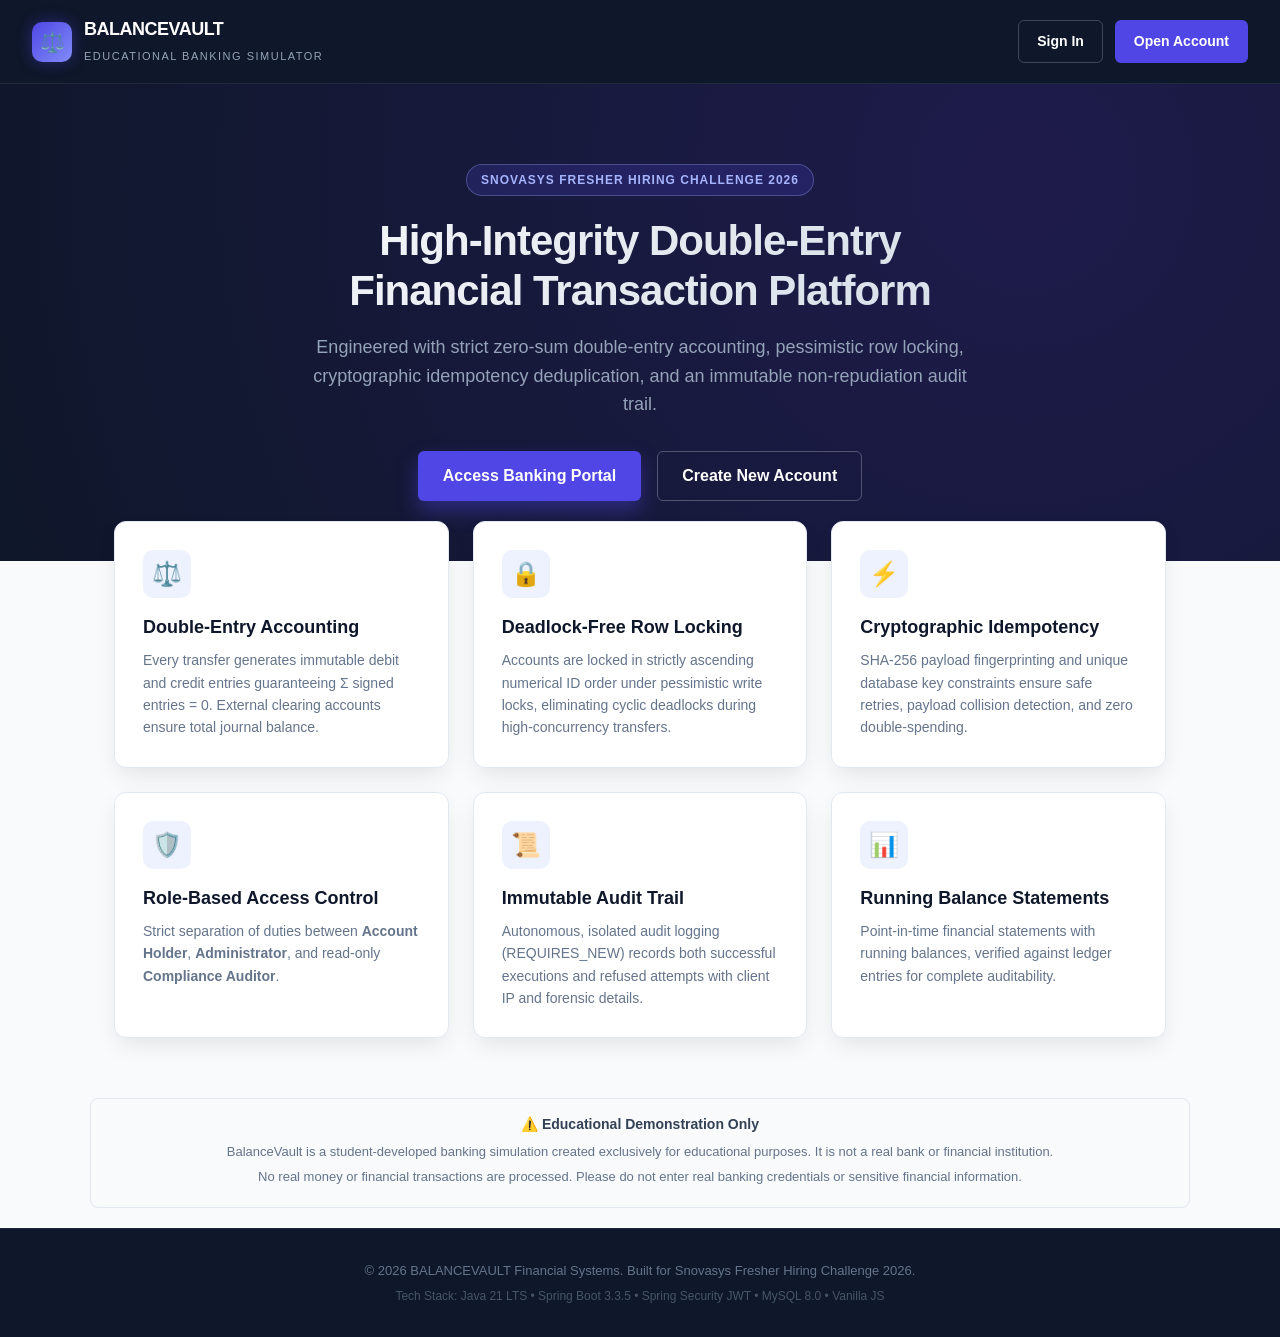
<file: frontend/index.html>
<!DOCTYPE html>
<html lang="en">
<head>
    <meta charset="UTF-8">
    <meta name="viewport" content="width=device-width, initial-scale=1.0">
    <title>BalanceVault | High-Integrity Financial Transaction Management for Educational Banking Simulation</title>
    <link rel="stylesheet" href="css/style.css">
    <link rel="icon" href="data:image/svg+xml,<svg xmlns='http://www.w3.org/2000/svg' viewBox='0 0 100 100'><text y='.9em' font-size='90'>⚖️</text></svg>">
    <style>
        .landing-hero {
            background: radial-gradient(circle at 80% 20%, #1e1b4b 0%, #0f172a 100%);
            color: #ffffff;
            padding: 80px 24px 60px;
            text-align: center;
        }
        .hero-title {
            font-size: 42px;
            font-weight: 800;
            letter-spacing: -1px;
            line-height: 1.2;
            margin-bottom: 16px;
            background: linear-gradient(135deg, #ffffff 0%, #cbd5e1 100%);
            -webkit-background-clip: text;
            background-clip: text;
            -webkit-text-fill-color: transparent;
        }
        .hero-subtitle {
            font-size: 18px;
            color: #94a3b8;
            max-width: 680px;
            margin: 0 auto 32px;
            line-height: 1.6;
        }
        .feature-grid {
            display: grid;
            grid-template-columns: repeat(auto-fit, minmax(280px, 1fr));
            gap: 24px;
            max-width: 1100px;
            margin: -40px auto 60px;
            padding: 0 24px;
        }
        .feature-card {
            background: #ffffff;
            border-radius: 12px;
            padding: 28px;
            box-shadow: 0 10px 25px -5px rgba(0, 0, 0, 0.1);
            border: 1px solid #e2e8f0;
            transition: transform 0.2s ease, box-shadow 0.2s ease;
        }
        .feature-card:hover {
            transform: translateY(-4px);
            box-shadow: 0 20px 30px -10px rgba(0, 0, 0, 0.15);
        }
        .feature-icon {
            width: 48px;
            height: 48px;
            background: #eef2ff;
            color: #4f46e5;
            border-radius: 10px;
            display: flex;
            align-items: center;
            justify-content: center;
            font-size: 24px;
            margin-bottom: 16px;
        }
        .feature-title {
            font-size: 18px;
            font-weight: 700;
            color: #0f172a;
            margin-bottom: 8px;
        }
        .feature-desc {
            font-size: 14px;
            color: #64748b;
            line-height: 1.6;
        }
        .educational-disclaimer {
            background: #f8fafc;
            color: #64748b;
            border: 1px solid #e2e8f0;
            padding: 14px 20px;
            margin: 20px auto;
            max-width: 1100px;
            border-radius: 8px;
            text-align: center;
            font-size: 13px;
            line-height: 1.6;
        }
            .educational-disclaimer strong {
                display: block;
                color: #334155;
                font-size: 14px;
                margin-bottom: 6px;
            }
            .educational-disclaimer p {
                margin: 5px 0;
            }
    </style>
</head>
<body>
    <header style="background:#0f172a;border-bottom:1px solid rgba(255,255,255,0.08);padding:16px 32px;display:flex;justify-content:space-between;align-items:center;">
        <div style="display:flex;align-items:center;gap:12px;">
            <div class="logo-badge">⚖️</div>
            <div class="logo-text">
                <h2>BALANCEVAULT</h2>
                <span>Educational Banking Simulator</span>
            </div>
        </div>
        <div style="display:flex;gap:12px;">
            <a href="login.html" class="btn btn-outline" style="color:#ffffff;border-color:rgba(255,255,255,0.2);">Sign In</a>
            <a href="register.html" class="btn btn-primary">Open Account</a>
        </div>
    </header>

    <main>
        <section class="landing-hero">
            <div style="display:inline-block;background:rgba(79,70,229,0.2);color:#a5b4fc;padding:6px 14px;border-radius:20px;font-size:12px;font-weight:600;letter-spacing:1px;text-transform:uppercase;margin-bottom:20px;border:1px solid rgba(165,180,252,0.3);">
                Snovasys Fresher Hiring Challenge 2026
            </div>
            <h1 class="hero-title">High-Integrity Double-Entry<br>Financial Transaction Platform</h1>
            <p class="hero-subtitle">
                Engineered with strict zero-sum double-entry accounting, pessimistic row locking, cryptographic idempotency deduplication, and an immutable non-repudiation audit trail.
            </p>
            <div style="display:flex;gap:16px;justify-content:center;margin-top:28px;">
                <a href="login.html" class="btn btn-primary btn-lg" style="box-shadow:0 10px 20px rgba(79,70,229,0.4);">Access Banking Portal</a>
                <a href="register.html" class="btn btn-outline btn-lg" style="color:#ffffff;border-color:rgba(255,255,255,0.25);">Create New Account</a>
            </div>
        </section>

        <section class="feature-grid">
            <div class="feature-card">
                <div class="feature-icon">⚖️</div>
                <h3 class="feature-title">Double-Entry Accounting</h3>
                <p class="feature-desc">
                    Every transfer generates immutable debit and credit entries guaranteeing &Sigma; signed entries = 0. External clearing accounts ensure total journal balance.
                </p>
            </div>
            <div class="feature-card">
                <div class="feature-icon">🔒</div>
                <h3 class="feature-title">Deadlock-Free Row Locking</h3>
                <p class="feature-desc">
                    Accounts are locked in strictly ascending numerical ID order under pessimistic write locks, eliminating cyclic deadlocks during high-concurrency transfers.
                </p>
            </div>
            <div class="feature-card">
                <div class="feature-icon">⚡</div>
                <h3 class="feature-title">Cryptographic Idempotency</h3>
                <p class="feature-desc">
                    SHA-256 payload fingerprinting and unique database key constraints ensure safe retries, payload collision detection, and zero double-spending.
                </p>
            </div>
            <div class="feature-card">
                <div class="feature-icon">🛡️</div>
                <h3 class="feature-title">Role-Based Access Control</h3>
                <p class="feature-desc">
                    Strict separation of duties between <strong>Account Holder</strong>, <strong>Administrator</strong>, and read-only <strong>Compliance Auditor</strong>.
                </p>
            </div>
            <div class="feature-card">
                <div class="feature-icon">📜</div>
                <h3 class="feature-title">Immutable Audit Trail</h3>
                <p class="feature-desc">
                    Autonomous, isolated audit logging (REQUIRES_NEW) records both successful executions and refused attempts with client IP and forensic details.
                </p>
            </div>
            <div class="feature-card">
                <div class="feature-icon">📊</div>
                <h3 class="feature-title">Running Balance Statements</h3>
                <p class="feature-desc">
                    Point-in-time financial statements with running balances, verified against ledger entries for complete auditability.
                </p>
            </div>
        </section>
    </main>
     <div class="educational-disclaimer" role="note">
        <strong>⚠️ Educational Demonstration Only</strong>
        <p>
            BalanceVault is a student-developed banking simulation
            created exclusively for educational purposes.
            It is not a real bank or financial institution.
        </p>
        <p>
            No real money or financial transactions are processed.
            Please do not enter real banking credentials or sensitive
            financial information.
        </p>
    </div>

    <footer style="background:#0f172a;color:#64748b;padding:32px;text-align:center;font-size:13px;border-top:1px solid rgba(255,255,255,0.06);">
        <p>&copy; 2026 BALANCEVAULT Financial Systems. Built for Snovasys Fresher Hiring Challenge 2026.</p>
        <p style="margin-top:6px;font-size:12px;color:#475569;">Tech Stack: Java 21 LTS &bull; Spring Boot 3.3.5 &bull; Spring Security JWT &bull; MySQL 8.0 &bull; Vanilla JS</p>
    </footer>
</body>
</html>
</file>
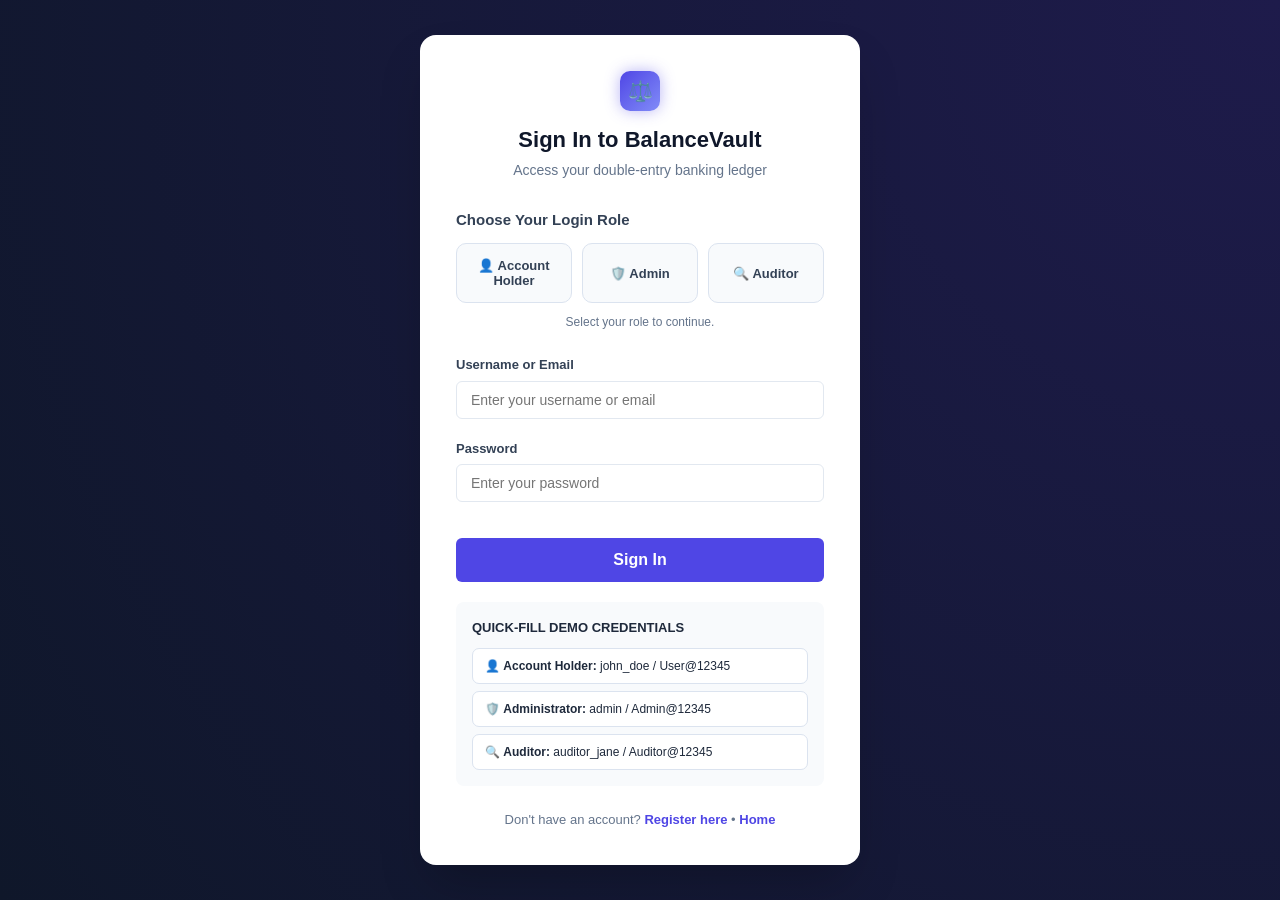
<file: frontend/accounts.html>
<!DOCTYPE html>
<html lang="en">
<head>
    <meta charset="UTF-8">
    <meta name="viewport" content="width=device-width, initial-scale=1.0">
    <title>Account Management | BalanceVault</title>
    <link rel="stylesheet" href="css/style.css">
    <link rel="icon" href="data:image/svg+xml,<svg xmlns='http://www.w3.org/2000/svg' viewBox='0 0 100 100'><text y='.9em' font-size='90'>⚖️</text></svg>">
</head>
<body>
    <div class="app-container">
        <!-- Sidebar Navigation -->
        <aside class="sidebar" id="sidebar">
            <div class="sidebar-header">
                <div class="logo-badge">⚖️</div>
                <div class="logo-text">
                    <h2>BalanceVault</h2>
                    <span>Banking Core</span>
                </div>
            </div>
            
            <nav class="sidebar-nav" id="sidebar-nav">
                <!-- Dynamically generated based on user role -->
            </nav>

            <div class="sidebar-footer">
                <div class="user-profile-badge">
                    <div class="user-avatar" id="user-display-avatar">U</div>
                    <div class="user-info">
                        <div class="user-name" id="user-display-name">Loading...</div>
                        <div class="user-role-badge" id="user-display-role">Account Holder</div>
                    </div>
                </div>
            </div>
        </aside>

        <!-- Main Wrapper -->
        <div class="main-wrapper" style="margin-left: 260px; width: calc(100% - 260px); min-height: 100vh; display: flex; flex-direction: column;">
            <header class="top-header" style="background:#ffffff;border-bottom:1px solid #e2e8f0;padding:16px 28px;display:flex;justify-content:space-between;align-items:center;">
                <div>
                    <h1 class="page-title" style="font-size:22px;font-weight:700;color:#0f172a;">Accounts Portfolio</h1>
                    <p style="font-size:13px;color:#64748b;">Manage personal deposit accounts and review balances</p>
                </div>
                <div style="display:flex;gap:12px;align-items:center;">
                    <button class="btn btn-outline btn-sm" onclick="Auth.logout()">
                        Sign Out
                    </button>
                </div>
            </header>

            <main class="content-body" style="padding:28px;flex:1;">
                <!-- Account Creation Card (Shown for Account Holders) -->
                <div class="card" style="background:#ffffff;border:1px solid #e2e8f0;border-radius:12px;padding:24px;margin-bottom:28px;box-shadow:var(--shadow-sm);">
                    <div class="card-header" style="margin-bottom:16px;">
                        <h3 style="font-size:16px;font-weight:700;color:#0f172a;">Open New Financial Account</h3>
                        <p style="font-size:13px;color:#64748b;">Generate an isolated double-entry deposit account</p>
                    </div>

                    <form id="form-create-account" style="display:grid;grid-template-columns:repeat(auto-fit, minmax(200px, 1fr)) 160px;gap:16px;align-items:flex-end;">
                        <div class="form-group" style="margin-bottom:0;">
                            <label class="form-label" for="account-name">Account Name / Purpose</label>
                            <input type="text" id="account-name" class="form-control" placeholder="e.g. Primary Checking" required>
                        </div>

                        <div class="form-group" style="margin-bottom:0;">
                            <label class="form-label" for="account-type">Account Type</label>
                            <select id="account-type" class="form-control" required>
                                <option value="CHECKING">CHECKING</option>
                                <option value="SAVINGS">SAVINGS</option>
                            </select>
                        </div>

                        <div class="form-group" style="margin-bottom:0;">
                            <label class="form-label" for="initial-deposit">Initial Deposit ($ USD)</label>
                            <input type="number" id="initial-deposit" class="form-control" step="0.01" min="0" value="0.00">
                        </div>

                        <div>
                            <button type="submit" id="btn-create-account" class="btn btn-primary" style="width:100%;height:42px;">
                                Open Account
                            </button>
                        </div>
                    </form>
                </div>

                <!-- Accounts Table -->
                <div class="card" style="background:#ffffff;border:1px solid #e2e8f0;border-radius:12px;padding:24px;box-shadow:var(--shadow-sm);">
                    <div class="card-header" style="display:flex;justify-content:space-between;align-items:center;margin-bottom:20px;">
                        <div>
                            <h3 style="font-size:16px;font-weight:700;color:#0f172a;">Active Accounts</h3>
                            <p style="font-size:13px;color:#64748b;">Live balance and status records</p>
                        </div>
                        <button class="btn btn-outline btn-sm" onclick="loadAccounts()">↻ Refresh</button>
                    </div>

                    <div class="table-responsive">
                        <table class="data-table">
                            <thead>
                                <tr>
                                    <th>Account Number</th>
                                    <th>Account Name</th>
                                    <th>Type</th>
                                    <th>Owner</th>
                                    <th>Balance</th>
                                    <th>Status</th>
                                    <th>Operations</th>
                                </tr>
                            </thead>
                            <tbody id="accounts-table-body">
                                <tr>
                                    <td colspan="7" style="text-align:center;padding:24px;">Loading accounts...</td>
                                </tr>
                            </tbody>
                        </table>
                    </div>
                </div>
            </main>
        </div>
    </div>

    <script src="js/auth.js"></script>
    <script src="js/accounts.js"></script>
</body>
</html>
</file>
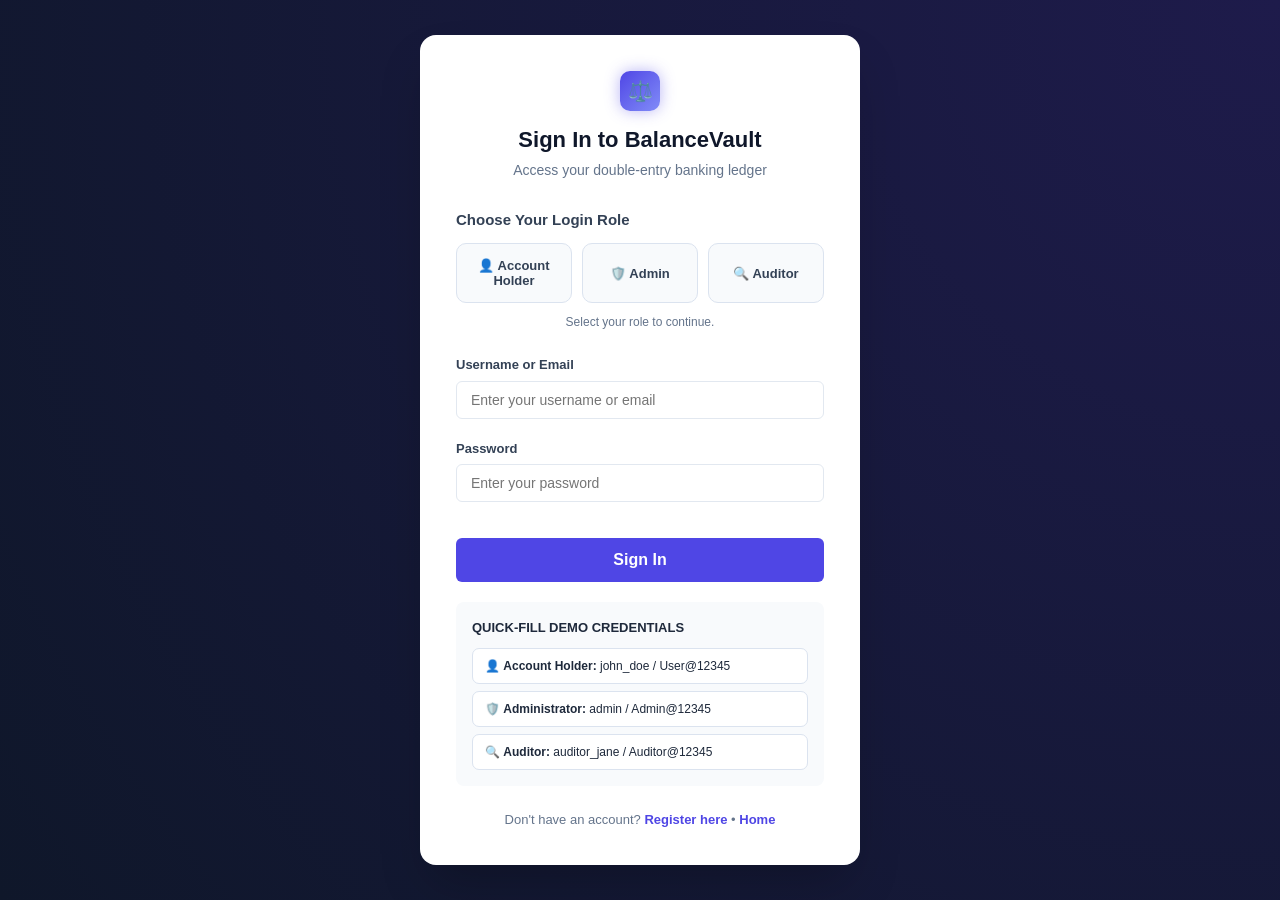
<file: frontend/audit.html>
<!DOCTYPE html>
<html lang="en">
<head>
    <meta charset="UTF-8">
    <meta name="viewport" content="width=device-width, initial-scale=1.0">
    <title>Security Audit Trail | BalanceVault</title>
    <link rel="stylesheet" href="css/style.css">
    <link rel="icon" href="data:image/svg+xml,<svg xmlns='http://www.w3.org/2000/svg' viewBox='0 0 100 100'><text y='.9em' font-size='90'>⚖️</text></svg>">
</head>
<body>
    <div class="app-container">
        <!-- Sidebar Navigation -->
        <aside class="sidebar" id="sidebar">
            <div class="sidebar-header">
                <div class="logo-badge">⚖️</div>
                <div class="logo-text">
                    <h2>BalanceVault</h2>
                    <span>Banking Core</span>
                </div>
            </div>
            
            <nav class="sidebar-nav" id="sidebar-nav">
                <!-- Dynamically generated based on user role -->
            </nav>

            <div class="sidebar-footer">
                <div class="user-profile-badge">
                    <div class="user-avatar" id="user-display-avatar">U</div>
                    <div class="user-info">
                        <div class="user-name" id="user-display-name">Loading...</div>
                        <div class="user-role-badge" id="user-display-role">Compliance Auditor</div>
                    </div>
                </div>
            </div>
        </aside>

        <!-- Main Wrapper -->
        <div class="main-wrapper" style="margin-left: 260px; width: calc(100% - 260px); min-height: 100vh; display: flex; flex-direction: column;">
            <header class="top-header" style="background:#ffffff;border-bottom:1px solid #e2e8f0;padding:16px 28px;display:flex;justify-content:space-between;align-items:center;">
                <div>
                    <h1 class="page-title" style="font-size:22px;font-weight:700;color:#0f172a;">Security & Compliance Audit Trail</h1>
                    <p style="font-size:13px;color:#64748b;">Autonomous immutable log of all operations and refused attempts</p>
                </div>
                <div style="display:flex;gap:12px;align-items:center;">
                    <button class="btn btn-outline btn-sm" onclick="loadAuditLogs()">↻ Refresh Trail</button>
                    <button class="btn btn-outline btn-sm" onclick="Auth.logout()">
                        Sign Out
                    </button>
                </div>
            </header>

            <main class="content-body" style="padding:28px;flex:1;">
                <div class="card" style="background:#ffffff;border:1px solid #e2e8f0;border-radius:12px;padding:24px;box-shadow:var(--shadow-sm);">
                    <div class="card-header" style="display:flex;justify-content:space-between;align-items:center;margin-bottom:20px;">
                        <div>
                            <h3 style="font-size:16px;font-weight:700;color:#0f172a;">Audit Events Log</h3>
                            <p style="font-size:13px;color:#64748b;">
                                Captures authentication events, successful settlements, and failed/refused attempts with reasons.
                            </p>
                        </div>
                    </div>

                    <div class="table-responsive">
                        <table class="data-table">
                            <thead>
                                <tr>
                                    <th>Timestamp</th>
                                    <th>Event Type</th>
                                    <th>Initiator</th>
                                    <th>Client IP</th>
                                    <th>Account Ref</th>
                                    <th>Status</th>
                                    <th>Details / Failure Reason</th>
                                </tr>
                            </thead>
                            <tbody id="audit-table-body">
                                <tr>
                                    <td colspan="7" style="text-align:center;padding:24px;">Loading audit trail...</td>
                                </tr>
                            </tbody>
                        </table>
                    </div>
                </div>
            </main>
        </div>
    </div>

    <script src="js/auth.js"></script>
    <script src="js/transactions.js"></script>
</body>
</html>
</file>
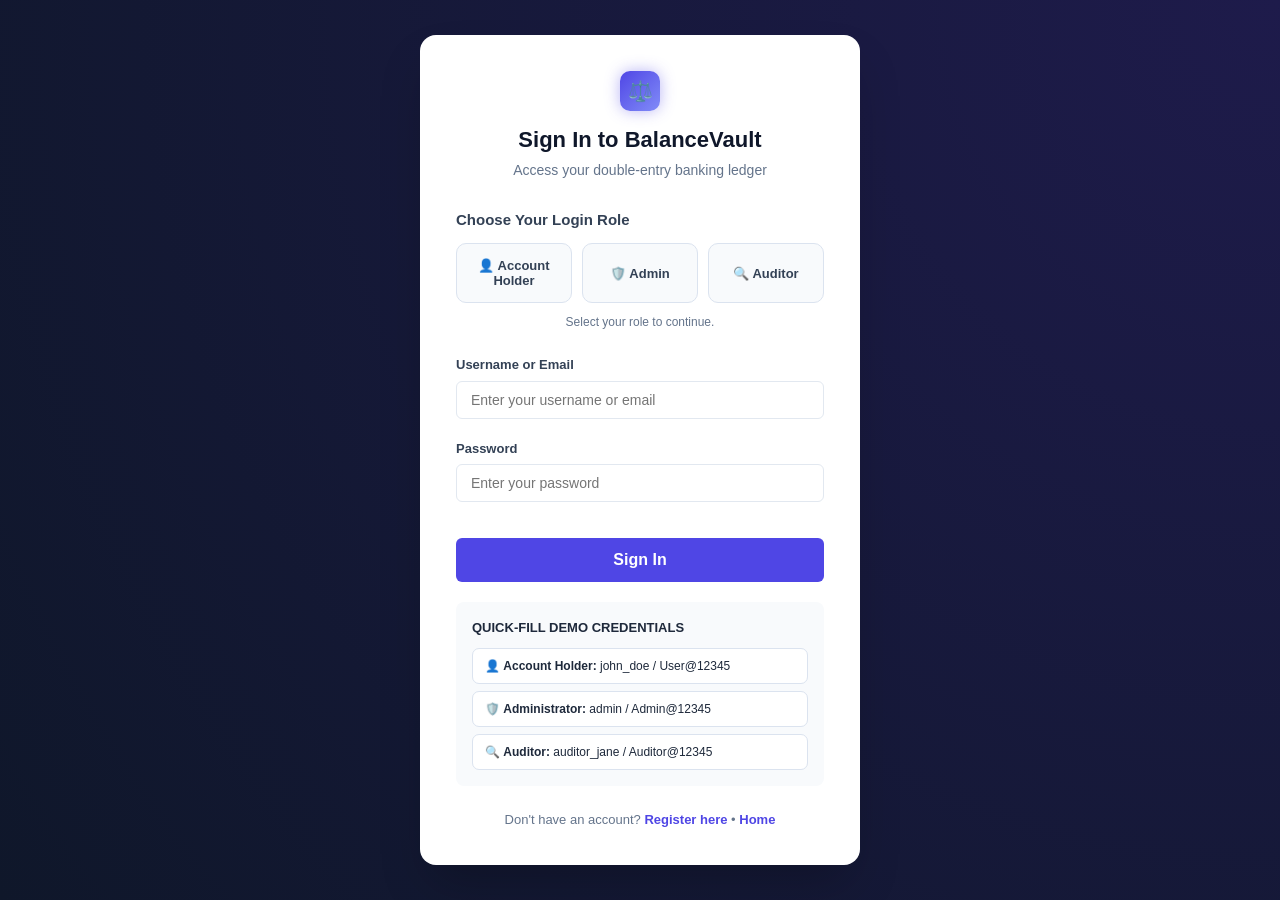
<file: frontend/dashboard.html>
<!DOCTYPE html>
<html lang="en">
<head>
    <meta charset="UTF-8">
    <meta name="viewport" content="width=device-width, initial-scale=1.0">
    <title>Dashboard | BalanceVault</title>
    <link rel="stylesheet" href="css/style.css">
    <link rel="icon" href="data:image/svg+xml,<svg xmlns='http://www.w3.org/2000/svg' viewBox='0 0 100 100'><text y='.9em' font-size='90'>⚖️</text></svg>">
</head>
<body>
    <div class="app-container">
        <!-- Sidebar Navigation -->
        <aside class="sidebar" id="sidebar">
            <div class="sidebar-header">
                <div class="logo-badge">⚖️</div>
                <div class="logo-text">
                    <h2>BalanceVault</h2>
                    <span>Banking Core</span>
                </div>
            </div>
            
            <nav class="sidebar-nav" id="sidebar-nav">
                <!-- Dynamically generated based on user role by auth.js -->
            </nav>

            <div class="sidebar-footer">
                <div class="user-profile-badge">
                    <div class="user-avatar" id="user-display-avatar">U</div>
                    <div class="user-info">
                        <div class="user-name" id="user-display-name">Loading...</div>
                        <div class="user-role-badge" id="user-display-role">Account Holder</div>
                    </div>
                </div>
            </div>
        </aside>

        <!-- Main Wrapper -->
        <div class="main-wrapper" style="margin-left: 260px; width: calc(100% - 260px); min-height: 100vh; display: flex; flex-direction: column;">
            <header class="top-header" style="background:#ffffff;border-bottom:1px solid #e2e8f0;padding:16px 28px;display:flex;justify-content:space-between;align-items:center;">
                <div>
                    <h1 class="page-title" style="font-size:22px;font-weight:700;color:#0f172a;">Executive Dashboard</h1>
                    <p style="font-size:13px;color:#64748b;" id="dashboard-welcome">Welcome to your secure financial cockpit</p>
                </div>
                <div style="display:flex;gap:12px;align-items:center;">
                    <span style="display:inline-flex;align-items:center;gap:6px;font-size:12px;font-weight:600;color:#10b981;background:#ecfdf5;padding:4px 10px;border-radius:12px;">
                        <span style="width:8px;height:8px;background:#10b981;border-radius:50%;display:inline-block;"></span>
                        Engine Online
                    </span>
                    <button class="btn btn-outline btn-sm" onclick="Auth.logout()">
                        Sign Out
                    </button>
                </div>
            </header>

            <main class="content-body" style="padding:28px;flex:1;">
                <!-- KPI Statistics Grid -->
                <div class="kpi-grid" style="display:grid;grid-template-columns:repeat(auto-fit, minmax(260px, 1fr));gap:20px;margin-bottom:28px;">
                    <div class="kpi-card" style="background:#ffffff;border:1px solid #e2e8f0;border-radius:12px;padding:20px;box-shadow:var(--shadow-sm);">
                        <div class="kpi-title" id="kpi-1-title" style="font-size:13px;color:#64748b;font-weight:600;text-transform:uppercase;">Total Liquidity</div>
                        <div class="kpi-value" id="kpi-1-value" style="font-size:28px;font-weight:800;color:#0f172a;margin:8px 0 4px;">$0.00</div>
                        <div class="kpi-sub" id="kpi-1-sub" style="font-size:12px;color:#94a3b8;">Loading accounts...</div>
                    </div>

                    <div class="kpi-card" style="background:#ffffff;border:1px solid #e2e8f0;border-radius:12px;padding:20px;box-shadow:var(--shadow-sm);">
                        <div class="kpi-title" id="kpi-2-title" style="font-size:13px;color:#64748b;font-weight:600;text-transform:uppercase;">Primary Account</div>
                        <div class="kpi-value" id="kpi-2-value" style="font-size:28px;font-weight:800;color:#0f172a;margin:8px 0 4px;">-</div>
                        <div class="kpi-sub" id="kpi-2-sub" style="font-size:12px;color:#94a3b8;">Loading...</div>
                    </div>

                    <div class="kpi-card" style="background:#ffffff;border:1px solid #e2e8f0;border-radius:12px;padding:20px;box-shadow:var(--shadow-sm);">
                        <div class="kpi-title" id="kpi-3-title" style="font-size:13px;color:#64748b;font-weight:600;text-transform:uppercase;">Activity Status</div>
                        <div class="kpi-value" id="kpi-3-value" style="font-size:28px;font-weight:800;color:#0f172a;margin:8px 0 4px;">-</div>
                        <div class="kpi-sub" id="kpi-3-sub" style="font-size:12px;color:#94a3b8;">Loading...</div>
                    </div>
                </div>

                <!-- Accounts Summary -->
                <div class="card" style="background:#ffffff;border:1px solid #e2e8f0;border-radius:12px;padding:24px;margin-bottom:28px;box-shadow:var(--shadow-sm);">
                    <div class="card-header" style="display:flex;justify-content:space-between;align-items:center;margin-bottom:20px;">
                        <div>
                            <h3 style="font-size:16px;font-weight:700;color:#0f172a;">Accounts Overview</h3>
                            <p style="font-size:13px;color:#64748b;">Direct financial balances held in system</p>
                        </div>
                        <a href="accounts.html" class="btn btn-outline btn-sm">Manage Accounts</a>
                    </div>
                    <div id="dashboard-accounts-list">
                        <!-- Populated by dashboard.js -->
                    </div>
                </div>

                <!-- Recent Transactions / Audit Events -->
                <div class="card" id="dashboard-transactions-card" style="background:#ffffff;border:1px solid #e2e8f0;border-radius:12px;padding:24px;box-shadow:var(--shadow-sm);">
                    <div class="card-header" style="display:flex;justify-content:space-between;align-items:center;margin-bottom:20px;">
                        <h3 style="font-size:16px;font-weight:700;color:#0f172a;">Recent Transactions</h3>
                        <a href="transactions.html" class="btn btn-outline btn-sm">View All History</a>
                    </div>
                    <div class="card-body">
                        <div class="table-responsive">
                            <table class="data-table">
                                <thead>
                                    <tr>
                                        <th>Reference</th>
                                        <th>Type</th>
                                        <th>Description</th>
                                        <th>Amount</th>
                                        <th>Timestamp</th>
                                    </tr>
                                </thead>
                                <tbody id="dashboard-transactions-table">
                                    <!-- Populated by dashboard.js -->
                                </tbody>
                            </table>
                        </div>
                    </div>
                </div>
            </main>
        </div>
    </div>

    <script src="js/auth.js"></script>
    <script src="js/dashboard.js"></script>
</body>
</html>
</file>
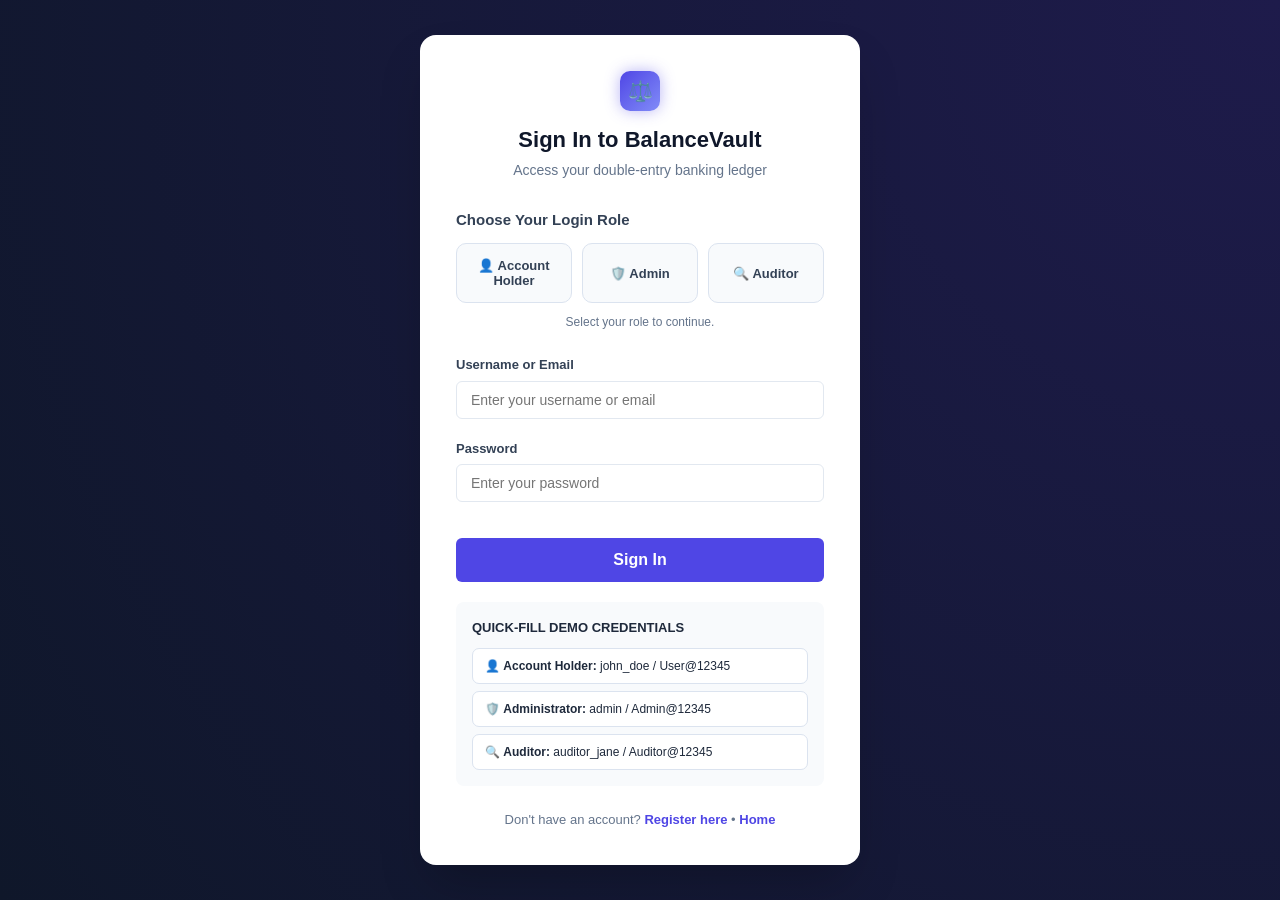
<file: frontend/deposit.html>
<!DOCTYPE html>
<html lang="en">
<head>
    <meta charset="UTF-8">
    <meta name="viewport" content="width=device-width, initial-scale=1.0">
    <title>Deposit Funds | BalanceVault</title>
    <link rel="stylesheet" href="css/style.css">
    <link rel="icon" href="data:image/svg+xml,<svg xmlns='http://www.w3.org/2000/svg' viewBox='0 0 100 100'><text y='.9em' font-size='90'>⚖️</text></svg>">
</head>
<body>
    <div class="app-container">
        <!-- Sidebar Navigation -->
        <aside class="sidebar" id="sidebar">
            <div class="sidebar-header">
                <div class="logo-badge">⚖️</div>
                <div class="logo-text">
                    <h2>BalanceVault</h2>
                    <span>Banking Core</span>
                </div>
            </div>
            
            <nav class="sidebar-nav" id="sidebar-nav">
                <!-- Dynamically generated based on user role -->
            </nav>

            <div class="sidebar-footer">
                <div class="user-profile-badge">
                    <div class="user-avatar" id="user-display-avatar">U</div>
                    <div class="user-info">
                        <div class="user-name" id="user-display-name">Loading...</div>
                        <div class="user-role-badge" id="user-display-role">Account Holder</div>
                    </div>
                </div>
            </div>
        </aside>

        <!-- Main Wrapper -->
        <div class="main-wrapper" style="margin-left: 260px; width: calc(100% - 260px); min-height: 100vh; display: flex; flex-direction: column;">
            <header class="top-header" style="background:#ffffff;border-bottom:1px solid #e2e8f0;padding:16px 28px;display:flex;justify-content:space-between;align-items:center;">
                <div>
                    <h1 class="page-title" style="font-size:22px;font-weight:700;color:#0f172a;">Deposit Funds</h1>
                    <p style="font-size:13px;color:#64748b;">Inject capital into your account via external clearing</p>
                </div>
                <div style="display:flex;gap:12px;align-items:center;">
                    <button class="btn btn-outline btn-sm" onclick="Auth.logout()">
                        Sign Out
                    </button>
                </div>
            </header>

            <main class="content-body" style="padding:28px;flex:1;display:flex;justify-content:center;align-items:flex-start;">
                <div class="card" style="background:#ffffff;border:1px solid #e2e8f0;border-radius:12px;padding:32px;max-width:560px;width:100%;box-shadow:var(--shadow-sm);">
                    <div class="card-header" style="margin-bottom:24px;">
                        <h3 style="font-size:18px;font-weight:700;color:#0f172a;">Funds Deposit Request</h3>
                        <p style="font-size:13px;color:#64748b;">
                            Deposits are cleared through the system external deposit account (<code>SYS-EXTERNAL-DEP-001</code>) with balanced zero-sum journal entries.
                        </p>
                    </div>

                    <form id="form-deposit">
                        <div class="form-group">
                            <label class="form-label" for="deposit-account">Destination Account</label>
                            <select id="deposit-account" class="form-control" required>
                                <option value="">Loading your accounts...</option>
                            </select>
                        </div>

                        <div class="form-group">
                            <label class="form-label" for="deposit-amount">Deposit Amount ($ USD)</label>
                            <input type="number" id="deposit-amount" class="form-control" placeholder="0.00" step="0.01" min="0.01" required>
                            <div class="form-hint">Must be strictly greater than $0.00. Processed using exact BigDecimal precision.</div>
                        </div>

                        <div class="form-group">
                            <label class="form-label" for="deposit-desc">Description / Reference Note</label>
                            <input type="text" id="deposit-desc" class="form-control" placeholder="e.g. Salary Credit, Wire Deposit" maxlength="255">
                        </div>

                        <div style="background:#ecfdf5;border:1px solid #a7f3d0;border-radius:8px;padding:12px 16px;margin:20px 0;font-size:13px;color:#065f46;">
                            🔒 <strong>Idempotency Protected:</strong> A unique cryptographic UUID key is sent in the <code>Idempotency-Key</code> header to prevent double deposits on network latency.
                        </div>

                        <button type="submit" id="btn-submit-deposit" class="btn btn-primary btn-block btn-lg">
                            Deposit Funds
                        </button>
                    </form>
                </div>
            </main>
        </div>
    </div>

    <script src="js/auth.js"></script>
    <script src="js/transactions.js"></script>
</body>
</html>
</file>
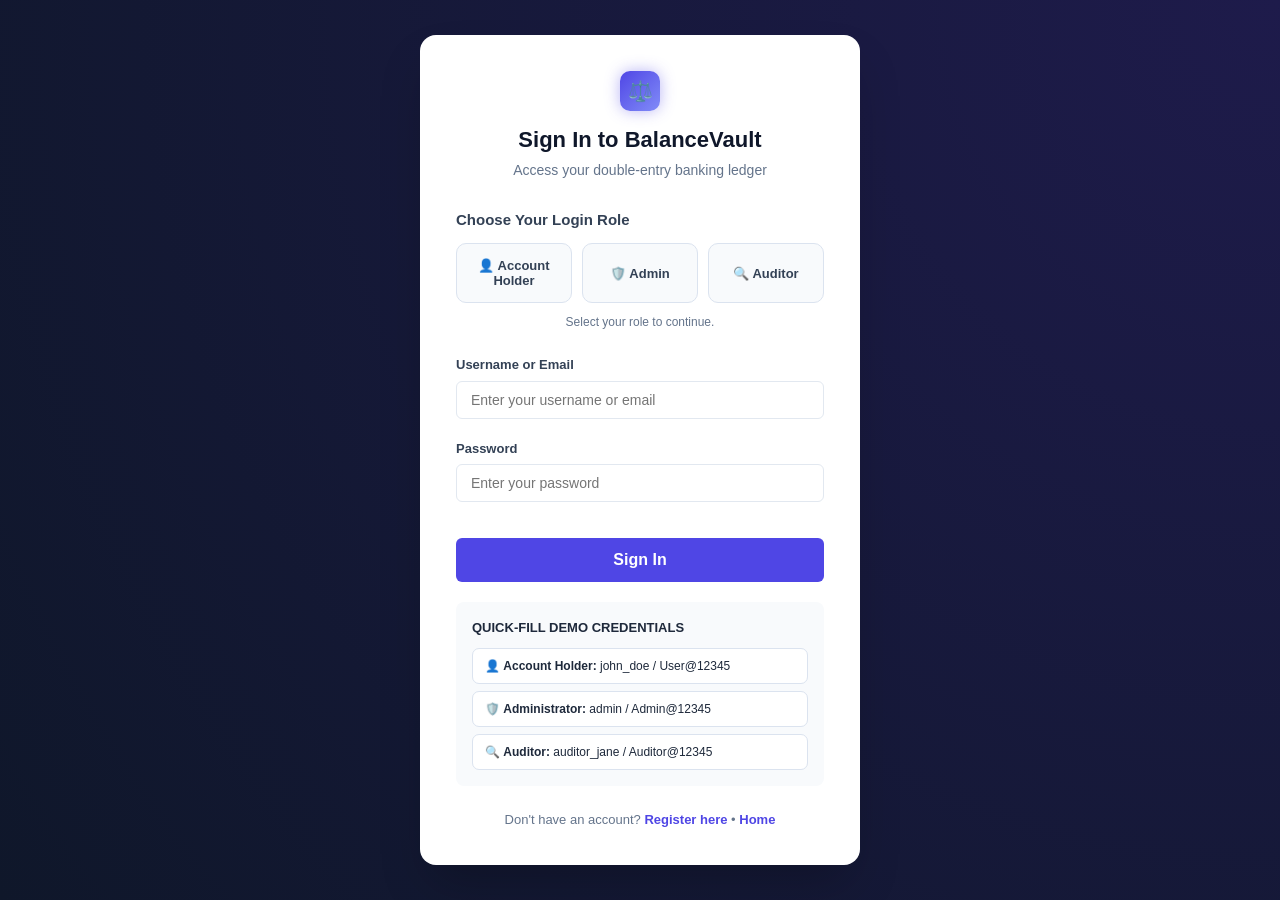
<file: frontend/login.html>
<!DOCTYPE html>
<html lang="en">
<head>
    <meta charset="UTF-8">
    <meta name="viewport" content="width=device-width, initial-scale=1.0">
    <title>Sign In | BalanceVault</title>
    <link rel="stylesheet" href="css/style.css">

    <link rel="icon" href="data:image/svg+xml,<svg xmlns='http://www.w3.org/2000/svg' viewBox='0 0 100 100'><text y='.9em' font-size='90'>⚖️</text></svg>">

    <style>
        .role-selector {
            margin: 24px 0;
        }

        .role-selector h3 {
            font-size: 15px;
            margin-bottom: 12px;
            color: #334155;
        }

        .role-options {
            display: grid;
            grid-template-columns: repeat(3, 1fr);
            gap: 10px;
        }

        .role-option {
            padding: 14px 6px;
            border: 1px solid #dbe3ef;
            border-radius: 10px;
            background: #f8fafc;
            cursor: pointer;
            font-size: 13px;
            font-weight: 600;
            color: #334155;
            transition: all 0.2s ease;
        }

        .role-option:hover {
            border-color: #4f46e5;
        }

        .role-option.active {
            background: #4f46e5;
            color: white;
            border-color: #4f46e5;
        }

        .role-description {
            margin-top: 10px;
            font-size: 12px;
            color: #64748b;
            text-align: center;
        }

        @media (max-width: 400px) {
            .role-options {
                grid-template-columns: 1fr;
            }
        }
        .demo-credentials {
            background: #f8fafc;
            padding: 16px;
            border-radius: 8px;
            margin-top: 20px;
        }
        
        .demo-credentials h4 {
            font-size: 13px;
            font-weight: 700;
            margin: 0 0 10px;
            color: #1e293b;
        }
        
        .demo-credential {
            background: white;
            border: 1px solid #dbe3ef;
            border-radius: 7px;
            padding: 8px 12px;
            margin-bottom: 7px;
            font-size: 12px;
            color: #1e293b;
            cursor: pointer;
            transition: 0.2s;
        }
        
        .demo-credential:last-child {
            margin-bottom: 0;
        }
        
        .demo-credential:hover {
            border-color: #5145e5;
            background: #f1f0ff;
        }
    </style>
</head>

<body class="auth-page">

    <div class="auth-card">

        <div class="auth-brand">
            <div class="logo-badge">⚖️</div>
            <h2>Sign In to BalanceVault</h2>
            <p>Access your double-entry banking ledger</p>
        </div>

        <div class="role-selector">
            <h3>Choose Your Login Role</h3>

            <div class="role-options">

                <button type="button"
                        class="role-option"
                        data-role="ROLE_ACCOUNT_HOLDER">
                    👤 Account Holder
                </button>

                <button type="button"
                        class="role-option"
                        data-role="ROLE_ADMIN">
                    🛡️ Admin
                </button>

                <button type="button"
                        class="role-option"
                        data-role="ROLE_AUDITOR">
                    🔍 Auditor
                </button>

            </div>

            <p class="role-description" id="role-description">
                Select your role to continue.
            </p>
            
        </div>

        <form id="form-login">

            <div class="form-group">
                <label class="form-label" for="login-identifier">
                    Username or Email
                </label>

                <input type="text"
                       id="login-identifier"
                       class="form-control"
                       placeholder="Enter your username or email"
                       required
                       autocomplete="username">
            </div>

            <div class="form-group">
                <label class="form-label" for="login-password">
                    Password
                </label>

                <input type="password"
                       id="login-password"
                       class="form-control"
                       placeholder="Enter your password"
                       required
                       autocomplete="current-password">
            </div>

            <button type="submit"
                    id="btn-login-submit"
                    class="btn btn-primary btn-block btn-lg"
                    style="margin-top:16px;">
                Sign In
            </button>
            <div class="demo-credentials">
                <h4>QUICK-FILL DEMO CREDENTIALS</h4>
            
                <div class="demo-credential"
                     data-role="ROLE_ACCOUNT_HOLDER"
                     data-username="john_doe"
                     data-password="User@12345">
                    👤 <b>Account Holder:</b> john_doe / User@12345
                </div>
            
                <div class="demo-credential"
                     data-role="ROLE_ADMIN"
                     data-username="admin"
                     data-password="Admin@12345">
                    🛡️ <b>Administrator:</b> admin / Admin@12345
                </div>
            
                <div class="demo-credential"
                     data-role="ROLE_AUDITOR"
                     data-username="auditor_jane"
                     data-password="Auditor@12345">
                    🔍 <b>Auditor:</b> auditor_jane / Auditor@12345
                </div>
            </div>
        </form>

        <div class="auth-footer">
            Don't have an account?
            <a href="register.html">Register here</a>
            &bull;
            <a href="index.html">Home</a>
        </div>

    </div>

    <script src="js/auth.js"></script>

</body>
</html>
</file>
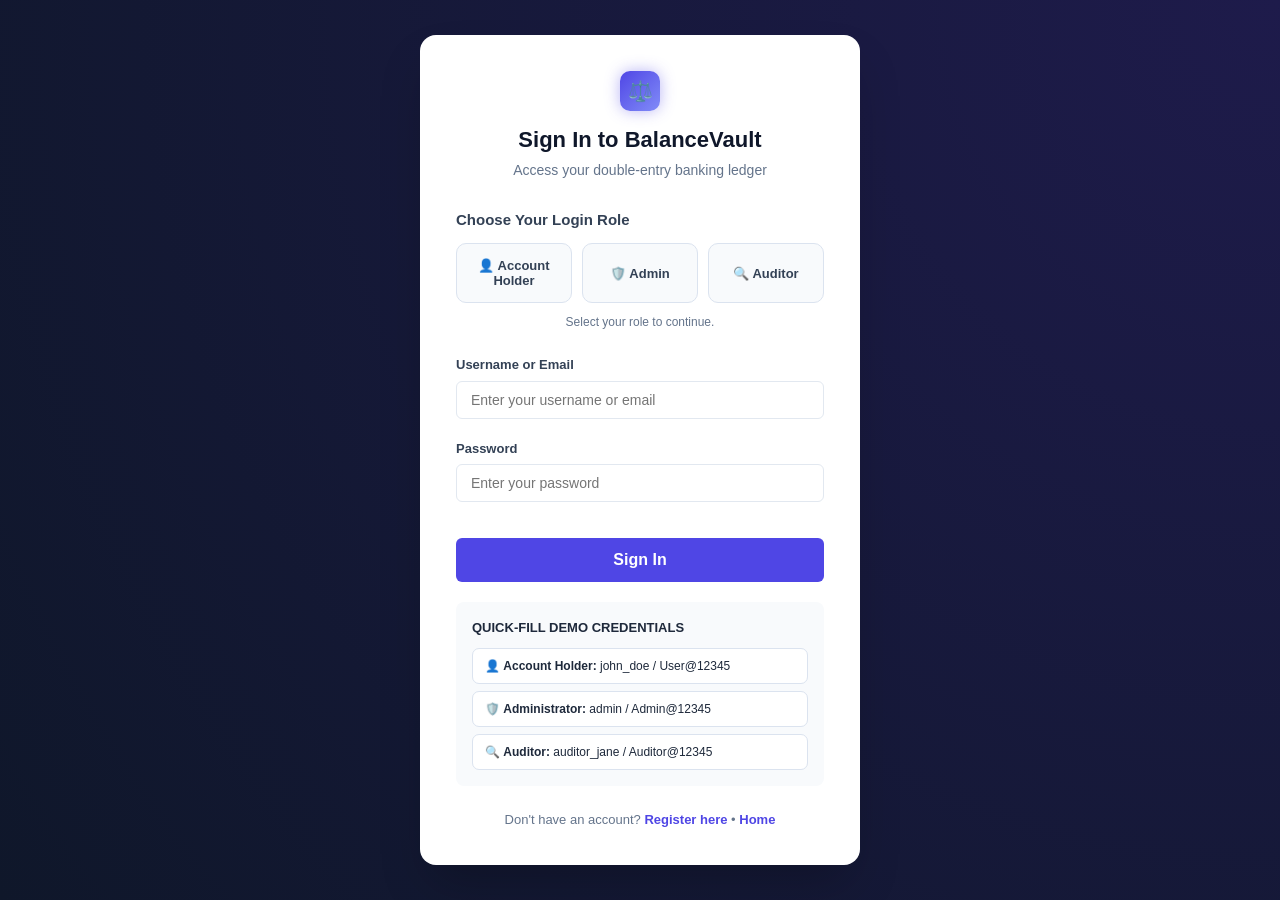
<file: frontend/notifications.html>
<!DOCTYPE html>
<html lang="en">
<head>
    <meta charset="UTF-8">
    <meta name="viewport" content="width=device-width, initial-scale=1.0">
    <title>Notifications | BalanceVault</title>

    <link rel="stylesheet" href="css/style.css">
</head>

<body>
    <div class="app-container">

        <!-- Sidebar Navigation -->
        <aside class="sidebar" id="sidebar">

            <div class="sidebar-header">
                <div class="logo-badge">⚖️</div>

                <div class="logo-text">
                    <h2>BalanceVault</h2>
                    <span>Banking Core</span>
                </div>
            </div>

            <nav class="sidebar-nav" id="sidebar-nav">
                <!-- Generated by auth.js -->
            </nav>

            <div class="sidebar-footer">
                <div class="user-profile-badge">

                    <div class="user-avatar" id="user-display-avatar">
                        U
                    </div>

                    <div class="user-info">
                        <div class="user-name" id="user-display-name">
                            Loading...
                        </div>

                        <div class="user-role-badge" id="user-display-role">
                            Account Holder
                        </div>
                    </div>

                </div>
            </div>

        </aside>

        <!-- Main Wrapper -->
        <div class="main-wrapper"
             style="margin-left:260px;width:calc(100% - 260px);min-height:100vh;display:flex;flex-direction:column;">

            <!-- Header -->
            <header class="top-header"
                style="background:#ffffff;border-bottom:1px solid #e2e8f0;padding:16px 28px;display:flex;justify-content:space-between;align-items:center;">

                <div>
                    <h1 class="page-title"
                        style="font-size:22px;font-weight:700;color:#0f172a;">
                        Notifications
                    </h1>

                    <p style="font-size:13px;color:#64748b;">
                        Stay updated with your banking activities.
                    </p>
                </div>

                <div style="display:flex;gap:12px;align-items:center;">

                    <span style="font-size:12px;font-weight:600;color:#10b981;background:#ecfdf5;padding:6px 12px;border-radius:12px;">
                        ● Engine Online
                    </span>

                    <button class="btn btn-outline btn-sm"
                            onclick="Auth.logout()">
                        Sign Out
                    </button>

                </div>
            </header>

            <!-- Main Content -->
            <main class="content-body" style="padding:28px;flex:1;">

                <!-- Notifications Card -->
                <div class="card"
                     style="background:#ffffff;border:1px solid #e2e8f0;border-radius:12px;padding:24px;margin-bottom:28px;box-shadow:var(--shadow-sm);">

                    <div class="card-header"
                         style="display:flex;justify-content:space-between;align-items:center;margin-bottom:20px;">

                        <div>
                            <h3 style="font-size:16px;font-weight:700;color:#0f172a;">
                                🔔 Your Notifications
                            </h3>

                            <p style="font-size:13px;color:#64748b;margin-top:5px;">
                                Important updates about your account.
                            </p>
                        </div>

                    </div>

                    <!-- Empty Notifications -->
                    <div style="text-align:center;padding:65px 20px;">

                        <div style="font-size:55px;margin-bottom:15px;">
                            📭
                        </div>

                        <h3 style="font-size:20px;color:#0f172a;margin-bottom:10px;">
                            No Notifications Yet
                        </h3>

                        <p style="font-size:14px;color:#64748b;line-height:1.6;">
                            You're all caught up!
                            Your banking updates and transaction alerts
                            will appear here.
                        </p>

                    </div>

                </div>

            </main>

        </div>
    </div>

    <!-- JavaScript -->
    <script src="js/auth.js"></script>

    <script>
        document.addEventListener('DOMContentLoaded', () => {

            if (Auth.requireAuth(['ROLE_ACCOUNT_HOLDER'])) {
                renderSidebar('notifications');
            }

        });
    </script>

</body>
</html>
</file>
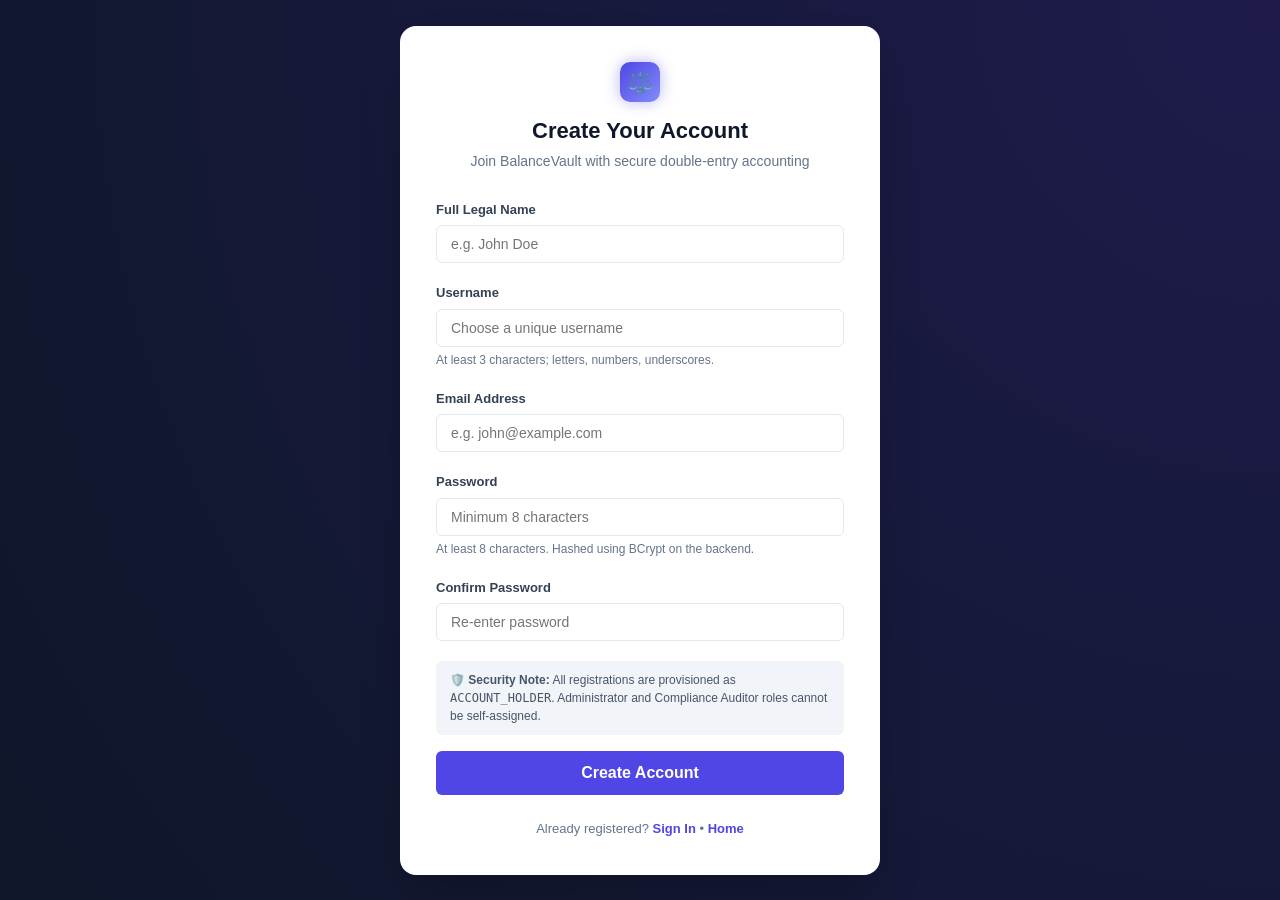
<file: frontend/register.html>
<!DOCTYPE html>
<html lang="en">
<head>
    <meta charset="UTF-8">
    <meta name="viewport" content="width=device-width, initial-scale=1.0">
    <title>Create Account | BalanceVault</title>
    <link rel="stylesheet" href="css/style.css">
    <link rel="icon" href="data:image/svg+xml,<svg xmlns='http://www.w3.org/2000/svg' viewBox='0 0 100 100'><text y='.9em' font-size='90'>⚖️</text></svg>">
</head>
<body class="auth-page">
    <div class="auth-card" style="max-width: 480px;">
        <div class="auth-brand">
            <div class="logo-badge">⚖️</div>
            <h2>Create Your Account</h2>
            <p>Join BalanceVault with secure double-entry accounting</p>
        </div>

        <form id="form-register">
            <div class="form-group">
                <label class="form-label" for="reg-fullname">Full Legal Name</label>
                <input type="text" id="reg-fullname" class="form-control" placeholder="e.g. John Doe" required autocomplete="name">
            </div>

            <div class="form-group">
                <label class="form-label" for="reg-username">Username</label>
                <input type="text" id="reg-username" class="form-control" placeholder="Choose a unique username" minlength="3" maxlength="50" required autocomplete="username">
                <div class="form-hint">At least 3 characters; letters, numbers, underscores.</div>
            </div>

            <div class="form-group">
                <label class="form-label" for="reg-email">Email Address</label>
                <input type="email" id="reg-email" class="form-control" placeholder="e.g. john@example.com" required autocomplete="email">
            </div>

            <div class="form-group">
                <label class="form-label" for="reg-password">Password</label>
                <input type="password" id="reg-password" class="form-control" placeholder="Minimum 8 characters" minlength="8" required autocomplete="new-password">
                <div class="form-hint">At least 8 characters. Hashed using BCrypt on the backend.</div>
            </div>

            <div class="form-group">
                <label class="form-label" for="reg-confirm-password">Confirm Password</label>
                <input type="password" id="reg-confirm-password" class="form-control" placeholder="Re-enter password" minlength="8" required autocomplete="new-password">
            </div>

            <div style="background:#f1f5f9;border-radius:6px;padding:10px 14px;font-size:12px;color:#475569;margin-bottom:16px;">
                🛡️ <strong>Security Note:</strong> All registrations are provisioned as <code>ACCOUNT_HOLDER</code>. Administrator and Compliance Auditor roles cannot be self-assigned.
            </div>

            <button type="submit" id="btn-register-submit" class="btn btn-primary btn-block btn-lg">
                Create Account
            </button>
        </form>

        <div class="auth-footer">
            Already registered? <a href="login.html">Sign In</a> &bull; <a href="index.html">Home</a>
        </div>
    </div>

    <script src="js/auth.js"></script>
</body>
</html>
</file>
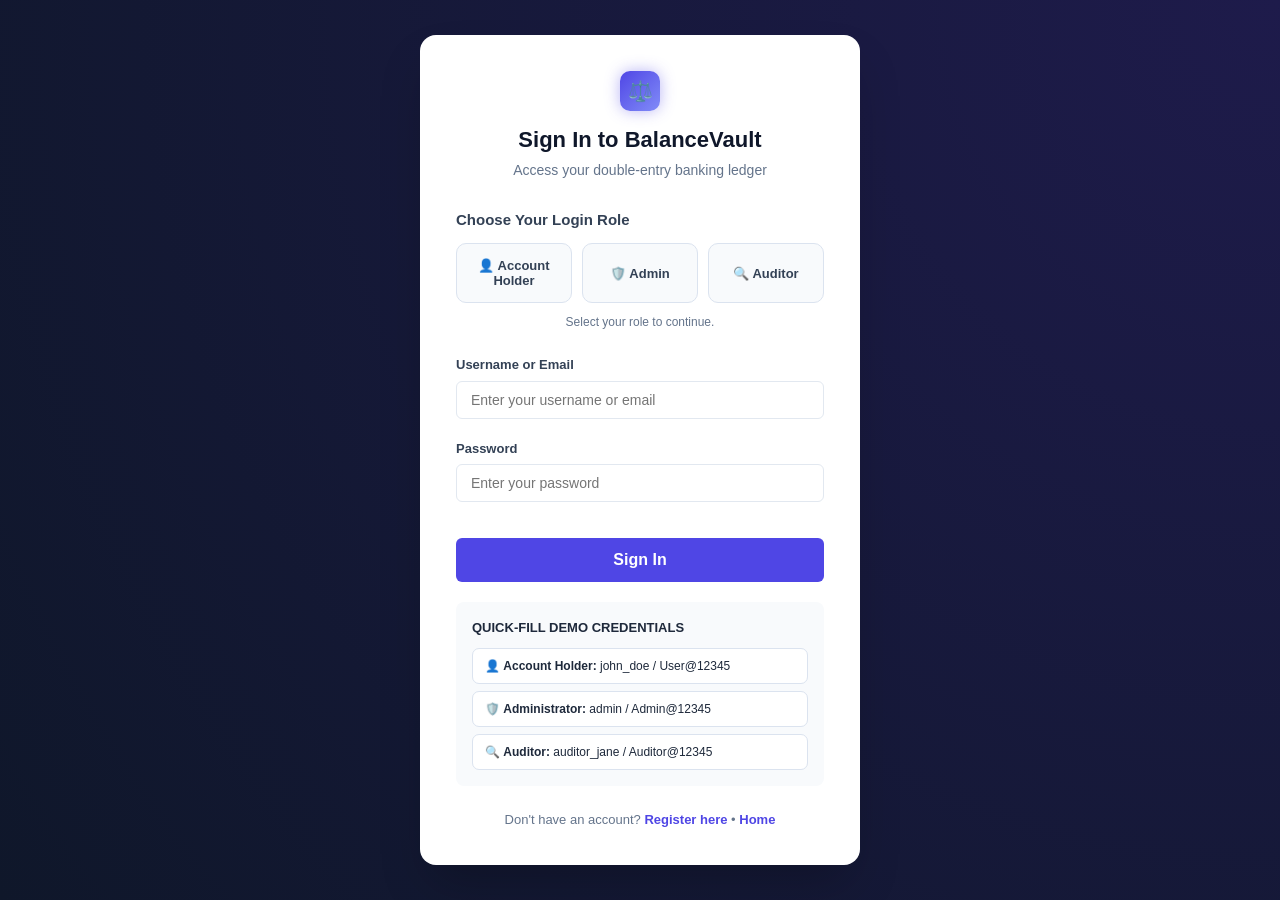
<file: frontend/statement.html>
<!DOCTYPE html>
<html lang="en">
<head>
    <meta charset="UTF-8">
    <meta name="viewport" content="width=device-width, initial-scale=1.0">
    <title>Account Statements | BalanceVault</title>
    <link rel="stylesheet" href="css/style.css">
    <link rel="icon" href="data:image/svg+xml,<svg xmlns='http://www.w3.org/2000/svg' viewBox='0 0 100 100'><text y='.9em' font-size='90'>⚖️</text></svg>">
    <style>
        @media print {
            .sidebar, .top-header, .filter-card, .btn { display: none !important; }
            .main-wrapper { margin-left: 0 !important; width: 100% !important; }
            .card { box-shadow: none !important; border: 1px solid #000 !important; }
        }
    </style>
</head>
<body>
    <div class="app-container">
        <!-- Sidebar Navigation -->
        <aside class="sidebar" id="sidebar">
            <div class="sidebar-header">
                <div class="logo-badge">⚖️</div>
                <div class="logo-text">
                    <h2>BalanceVault</h2>
                    <span>Banking Core</span>
                </div>
            </div>
            
            <nav class="sidebar-nav" id="sidebar-nav">
                <!-- Dynamically generated based on user role -->
            </nav>

            <div class="sidebar-footer">
                <div class="user-profile-badge">
                    <div class="user-avatar" id="user-display-avatar">U</div>
                    <div class="user-info">
                        <div class="user-name" id="user-display-name">Loading...</div>
                        <div class="user-role-badge" id="user-display-role">Account Holder</div>
                    </div>
                </div>
            </div>
        </aside>

        <!-- Main Wrapper -->
        <div class="main-wrapper" style="margin-left: 260px; width: calc(100% - 260px); min-height: 100vh; display: flex; flex-direction: column;">
            <header class="top-header" style="background:#ffffff;border-bottom:1px solid #e2e8f0;padding:16px 28px;display:flex;justify-content:space-between;align-items:center;">
                <div>
                    <h1 class="page-title" style="font-size:22px;font-weight:700;color:#0f172a;">Account Statement Generator</h1>
                    <p style="font-size:13px;color:#64748b;">Generate point-in-time statements with calculated running balances</p>
                </div>
                <div style="display:flex;gap:12px;align-items:center;">
                    <button class="btn btn-outline btn-sm" onclick="window.print()">🖨️ Print Statement</button>
                    <button class="btn btn-outline btn-sm" onclick="Auth.logout()">
                        Sign Out
                    </button>
                </div>
            </header>

            <main class="content-body" style="padding:28px;flex:1;">
                <!-- Filter Form Card -->
                <div class="card filter-card" style="background:#ffffff;border:1px solid #e2e8f0;border-radius:12px;padding:24px;margin-bottom:28px;box-shadow:var(--shadow-sm);">
                    <div class="card-header" style="margin-bottom:16px;">
                        <h3 style="font-size:16px;font-weight:700;color:#0f172a;">Select Statement Parameters</h3>
                        <p style="font-size:13px;color:#64748b;">Specify account and optional date window</p>
                    </div>

                    <form id="form-statement" style="display:grid;grid-template-columns:repeat(auto-fit, minmax(200px, 1fr)) 160px;gap:16px;align-items:flex-end;">
                        <div class="form-group" style="margin-bottom:0;">
                            <label class="form-label" for="statement-account">Select Account</label>
                            <select id="statement-account" class="form-control" required>
                                <option value="">Loading accounts...</option>
                            </select>
                        </div>

                        <div class="form-group" style="margin-bottom:0;">
                            <label class="form-label" for="statement-start-date">Start Date (Optional)</label>
                            <input type="date" id="statement-start-date" class="form-control">
                        </div>

                        <div class="form-group" style="margin-bottom:0;">
                            <label class="form-label" for="statement-end-date">End Date (Optional)</label>
                            <input type="date" id="statement-end-date" class="form-control">
                        </div>

                        <div>
                            <button type="submit" class="btn btn-primary" style="width:100%;height:42px;">
                                Generate
                            </button>
                        </div>
                    </form>
                </div>

                <!-- Statement Results Card (Initially hidden) -->
                <div id="statement-results" class="card" style="display:none;background:#ffffff;border:1px solid #e2e8f0;border-radius:12px;padding:28px;box-shadow:var(--shadow-sm);">
                    <div style="border-bottom:2px solid #0f172a;padding-bottom:16px;margin-bottom:24px;display:flex;justify-content:space-between;align-items:flex-start;">
                        <div>
                            <div class="logo-badge" style="width:36px;height:36px;font-size:16px;margin-bottom:8px;">LL</div>
                            <h2 style="font-size:20px;font-weight:800;color:#0f172a;">LEDGERLINE OFFICIAL STATEMENT</h2>
                            <p style="font-size:12px;color:#64748b;">Verified Double-Entry Book Record</p>
                        </div>
                        <div style="text-align:right;">
                            <div style="font-size:12px;color:#64748b;text-transform:uppercase;">Statement Period</div>
                            <div style="font-size:14px;font-weight:600;color:#0f172a;" id="stmt-period">All Records</div>
                        </div>
                    </div>

                    <div style="display:grid;grid-template-columns:repeat(auto-fit, minmax(200px, 1fr));gap:16px;background:#f8fafc;padding:16px;border-radius:8px;border:1px solid #e2e8f0;margin-bottom:24px;">
                        <div>
                            <div style="font-size:11px;color:#64748b;text-transform:uppercase;font-weight:600;">Account Number</div>
                            <div style="font-size:16px;font-weight:700;font-family:monospace;color:#0f172a;" id="stmt-acc-num">-</div>
                        </div>
                        <div>
                            <div style="font-size:11px;color:#64748b;text-transform:uppercase;font-weight:600;">Account Name</div>
                            <div style="font-size:16px;font-weight:700;color:#0f172a;" id="stmt-acc-name">-</div>
                        </div>
                        <div>
                            <div style="font-size:11px;color:#64748b;text-transform:uppercase;font-weight:600;">Current Ledger Balance</div>
                            <div style="font-size:20px;font-weight:800;color:#10b981;" id="stmt-balance">$0.00</div>
                        </div>
                    </div>

                    <div class="table-responsive">
                        <table class="data-table">
                            <thead>
                                <tr>
                                    <th>Timestamp</th>
                                    <th>Transaction Ref</th>
                                    <th>Description</th>
                                    <th>Entry Type</th>
                                    <th>Amount</th>
                                    <th>Running Balance</th>
                                </tr>
                            </thead>
                            <tbody id="statement-entries-body">
                                <tr>
                                    <td colspan="6" style="text-align:center;padding:24px;">Click Generate to load entries.</td>
                                </tr>
                            </tbody>
                        </table>
                    </div>
                </div>
            </main>
        </div>
    </div>

    <script src="js/auth.js"></script>
    <script src="js/transactions.js"></script>
</body>
</html>
</file>
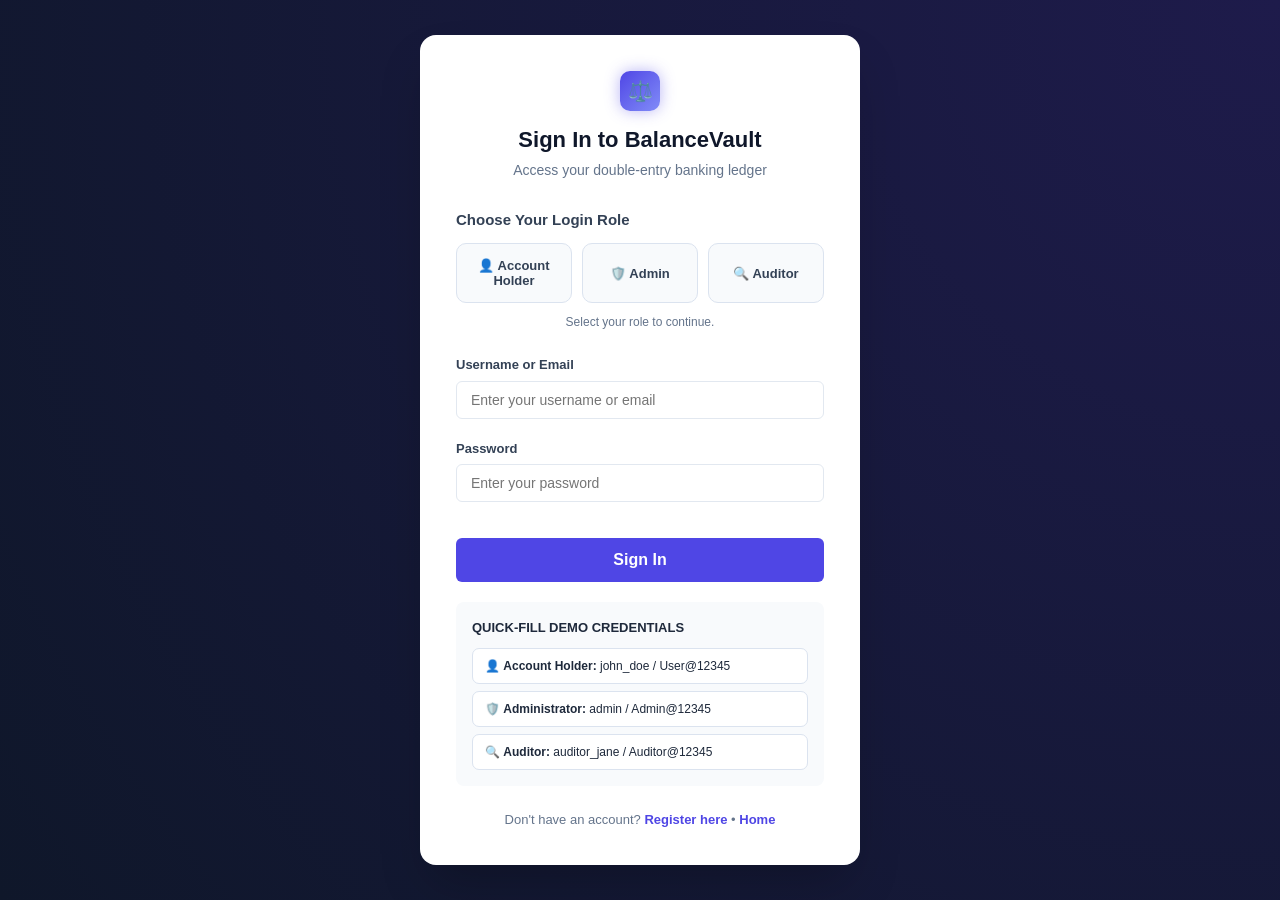
<file: frontend/transactions.html>
<!DOCTYPE html>
<html lang="en">
<head>
    <meta charset="UTF-8">
    <meta name="viewport" content="width=device-width, initial-scale=1.0">
    <title>Transaction History | BalanceVault</title>
    <link rel="stylesheet" href="css/style.css">
    <link rel="icon" href="data:image/svg+xml,<svg xmlns='http://www.w3.org/2000/svg' viewBox='0 0 100 100'><text y='.9em' font-size='90'>⚖️</text></svg>">
</head>
<body>
    <div class="app-container">
        <!-- Sidebar Navigation -->
        <aside class="sidebar" id="sidebar">
            <div class="sidebar-header">
                <div class="logo-badge">⚖️</div>
                <div class="logo-text">
                    <h2>BalanceVault</h2>
                    <span>Banking Core</span>
                </div>
            </div>
            
            <nav class="sidebar-nav" id="sidebar-nav">
                <!-- Dynamically generated based on user role -->
            </nav>

            <div class="sidebar-footer">
                <div class="user-profile-badge">
                    <div class="user-avatar" id="user-display-avatar">U</div>
                    <div class="user-info">
                        <div class="user-name" id="user-display-name">Loading...</div>
                        <div class="user-role-badge" id="user-display-role">Account Holder</div>
                    </div>
                </div>
            </div>
        </aside>

        <!-- Main Wrapper -->
        <div class="main-wrapper" style="margin-left: 260px; width: calc(100% - 260px); min-height: 100vh; display: flex; flex-direction: column;">
            <header class="top-header" style="background:#ffffff;border-bottom:1px solid #e2e8f0;padding:16px 28px;display:flex;justify-content:space-between;align-items:center;">
                <div>
                    <h1 class="page-title" style="font-size:22px;font-weight:700;color:#0f172a;">Transaction History</h1>
                    <p style="font-size:13px;color:#64748b;">Complete historical journal of financial settlements</p>
                </div>
                <div style="display:flex;gap:12px;align-items:center;">
                    <button class="btn btn-outline btn-sm" onclick="loadTransactionsHistory()">↻ Refresh</button>
                    <button class="btn btn-outline btn-sm" onclick="Auth.logout()">
                        Sign Out
                    </button>
                </div>
            </header>

            <main class="content-body" style="padding:28px;flex:1;">
                <div class="card" style="background:#ffffff;border:1px solid #e2e8f0;border-radius:12px;padding:24px;box-shadow:var(--shadow-sm);">
                    <div class="card-header" style="display:flex;justify-content:space-between;align-items:center;margin-bottom:20px;">
                        <div>
                            <h3 style="font-size:16px;font-weight:700;color:#0f172a;">Financial Transactions</h3>
                            <p style="font-size:13px;color:#64748b;">Immutable journal of deposits, withdrawals, and wire transfers</p>
                        </div>
                    </div>

                    <div class="table-responsive">
                        <table class="data-table">
                            <thead>
                                <tr>
                                    <th>Reference</th>
                                    <th>Type</th>
                                    <th>Description</th>
                                    <th>Amount</th>
                                    <th>Status</th>
                                    <th>Settled At</th>
                                </tr>
                            </thead>
                            <tbody id="transactions-table-body">
                                <tr>
                                    <td colspan="6" style="text-align:center;padding:24px;">Loading transactions...</td>
                                </tr>
                            </tbody>
                        </table>
                    </div>
                </div>
            </main>
        </div>
    </div>

    <script src="js/auth.js"></script>
    <script src="js/transactions.js"></script>
</body>
</html>
</file>
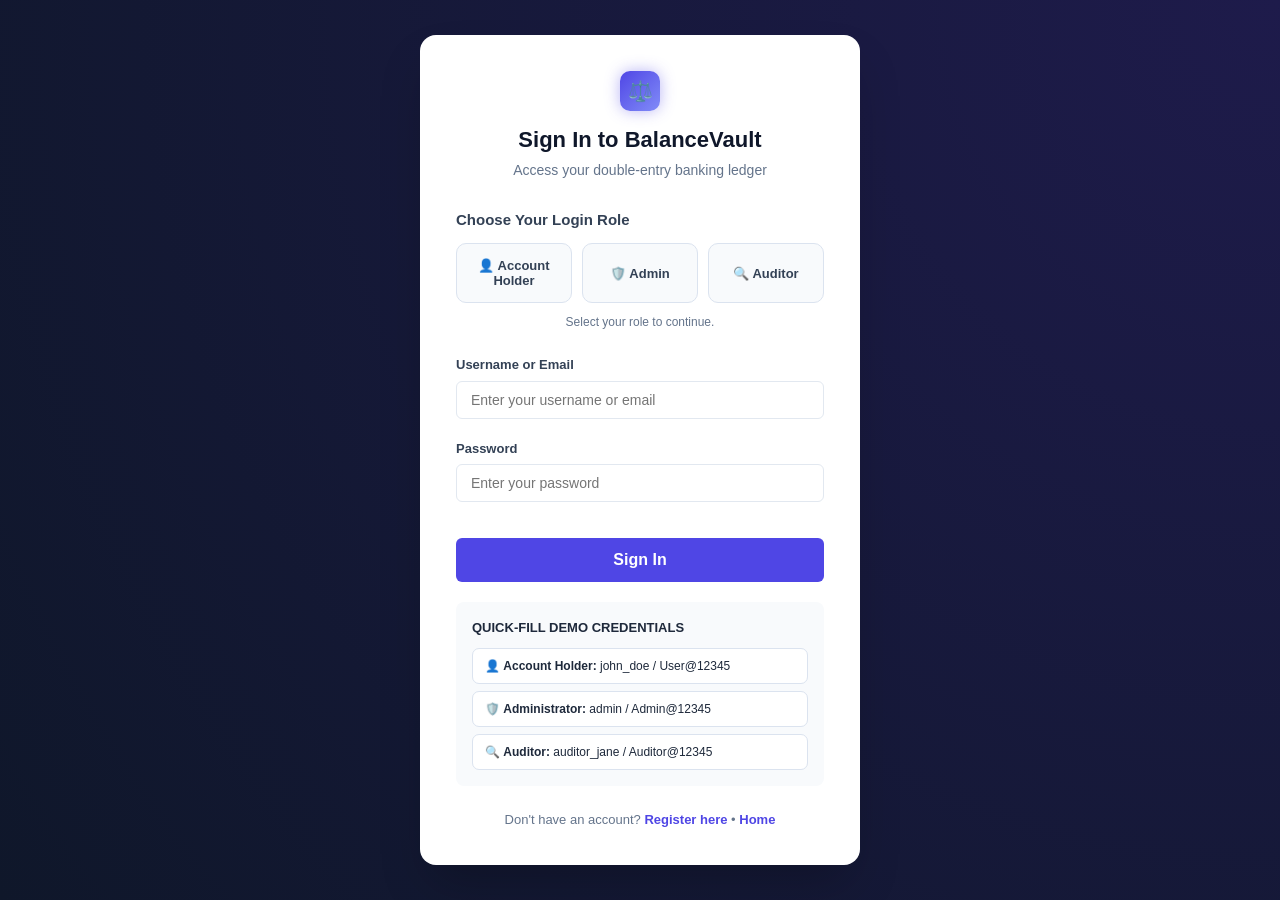
<file: frontend/transfer.html>
<!DOCTYPE html>
<html lang="en">
<head>
    <meta charset="UTF-8">
    <meta name="viewport" content="width=device-width, initial-scale=1.0">
    <title>Wire Transfer | BalanceVault</title>
    <link rel="stylesheet" href="css/style.css">
    <link rel="icon" href="data:image/svg+xml,<svg xmlns='http://www.w3.org/2000/svg' viewBox='0 0 100 100'><text y='.9em' font-size='90'>⚖️</text></svg>">
</head>
<body>
    <div class="app-container">
        <!-- Sidebar Navigation -->
        <aside class="sidebar" id="sidebar">
            <div class="sidebar-header">
                <div class="logo-badge">⚖️</div>
                <div class="logo-text">
                    <h2>BalanceVault</h2>
                    <span>Banking Core</span>
                </div>
            </div>
            
            <nav class="sidebar-nav" id="sidebar-nav">
                <!-- Dynamically generated based on user role -->
            </nav>

            <div class="sidebar-footer">
                <div class="user-profile-badge">
                    <div class="user-avatar" id="user-display-avatar">U</div>
                    <div class="user-info">
                        <div class="user-name" id="user-display-name">Loading...</div>
                        <div class="user-role-badge" id="user-display-role">Account Holder</div>
                    </div>
                </div>
            </div>
        </aside>

        <!-- Main Wrapper -->
        <div class="main-wrapper" style="margin-left: 260px; width: calc(100% - 260px); min-height: 100vh; display: flex; flex-direction: column;">
            <header class="top-header" style="background:#ffffff;border-bottom:1px solid #e2e8f0;padding:16px 28px;display:flex;justify-content:space-between;align-items:center;">
                <div>
                    <h1 class="page-title" style="font-size:22px;font-weight:700;color:#0f172a;">Money Transfer</h1>
                    <p style="font-size:13px;color:#64748b;">Instant internal book transfer between system accounts</p>
                </div>
                <div style="display:flex;gap:12px;align-items:center;">
                    <button class="btn btn-outline btn-sm" onclick="Auth.logout()">
                        Sign Out
                    </button>
                </div>
            </header>

            <main class="content-body" style="padding:28px;flex:1;display:flex;justify-content:center;align-items:flex-start;">
                <div class="card" style="background:#ffffff;border:1px solid #e2e8f0;border-radius:12px;padding:32px;max-width:560px;width:100%;box-shadow:var(--shadow-sm);">
                    <div class="card-header" style="margin-bottom:24px;">
                        <h3 style="font-size:18px;font-weight:700;color:#0f172a;">Execute Internal Wire Transfer</h3>
                        <p style="font-size:13px;color:#64748b;">
                            Transfers are executed atomically in database transactions with deadlock-free ascending row locking order.
                        </p>
                    </div>

                    <form id="form-transfer">
                        <div class="form-group">
                            <label class="form-label" for="transfer-source">Source Account (Debit)</label>
                            <select id="transfer-source" class="form-control" required>
                                <option value="">Loading your accounts...</option>
                            </select>
                        </div>

                        <div class="form-group">
                            <label class="form-label" for="transfer-dest">Destination Account Number (Credit)</label>
                            <input type="text" id="transfer-dest" class="form-control" placeholder="e.g. LL-1002-XXXXXXXX" required>
                            <div class="form-hint">Enter the recipient's 16-character account number.</div>
                        </div>

                        <div class="form-group">
                            <label class="form-label" for="transfer-amount">Transfer Amount ($ USD)</label>
                            <input type="number" id="transfer-amount" class="form-control" placeholder="0.00" step="0.01" min="0.01" required>
                            <div class="form-hint">Must be greater than $0.00 and within your available balance.</div>
                        </div>

                        <div class="form-group">
                            <label class="form-label" for="transfer-desc">Transfer Description</label>
                            <input type="text" id="transfer-desc" class="form-control" placeholder="e.g. Invoice #204, Rent Payment" maxlength="255">
                        </div>

                        <div style="background:#eef2ff;border:1px solid #c7d2fe;border-radius:8px;padding:12px 16px;margin:20px 0;font-size:13px;color:#3730a3;">
                            🔄 <strong>Double-Entry Invariant:</strong> Creates 1 Debit entry on source and 1 Credit entry on destination. Net sum of signed entries equals exactly $0.00.
                        </div>

                        <button type="submit" id="btn-submit-transfer" class="btn btn-primary btn-block btn-lg">
                            Transfer Money
                        </button>
                    </form>
                </div>
            </main>
        </div>
    </div>

    <script src="js/auth.js"></script>
    <script src="js/transactions.js"></script>
</body>
</html>
</file>
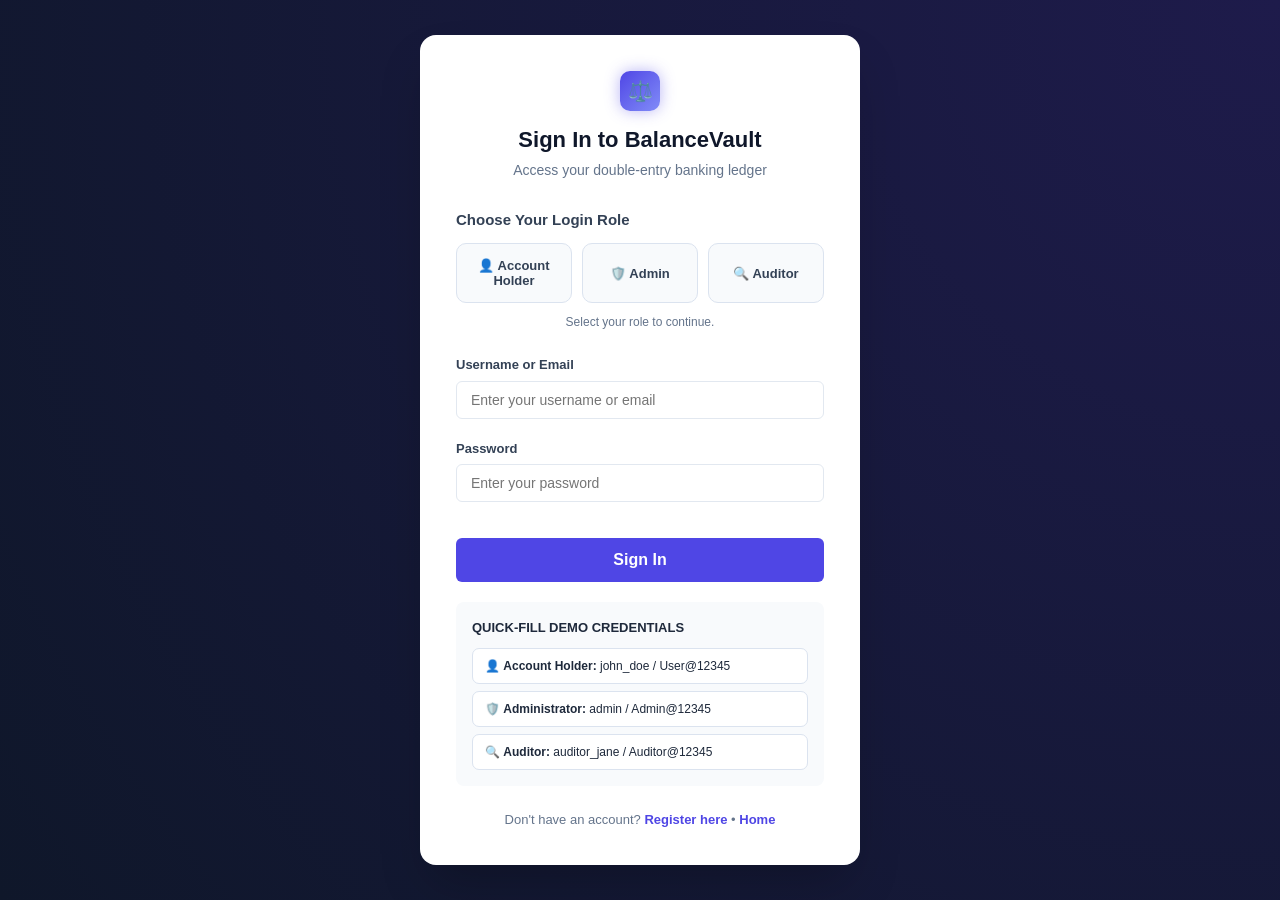
<file: frontend/withdraw.html>
<!DOCTYPE html>
<html lang="en">
<head>
    <meta charset="UTF-8">
    <meta name="viewport" content="width=device-width, initial-scale=1.0">
    <title>Withdraw Funds | BalanceVault</title>
    <link rel="stylesheet" href="css/style.css">
    <link rel="icon" href="data:image/svg+xml,<svg xmlns='http://www.w3.org/2000/svg' viewBox='0 0 100 100'><text y='.9em' font-size='90'>⚖️</text></svg>">
</head>
<body>
    <div class="app-container">
        <!-- Sidebar Navigation -->
        <aside class="sidebar" id="sidebar">
            <div class="sidebar-header">
                <div class="logo-badge">⚖️</div>
                <div class="logo-text">
                    <h2>BalanceVault</h2>
                    <span>Banking Core</span>
                </div>
            </div>
            
            <nav class="sidebar-nav" id="sidebar-nav">
                <!-- Dynamically generated based on user role -->
            </nav>

            <div class="sidebar-footer">
                <div class="user-profile-badge">
                    <div class="user-avatar" id="user-display-avatar">U</div>
                    <div class="user-info">
                        <div class="user-name" id="user-display-name">Loading...</div>
                        <div class="user-role-badge" id="user-display-role">Account Holder</div>
                    </div>
                </div>
            </div>
        </aside>

        <!-- Main Wrapper -->
        <div class="main-wrapper" style="margin-left: 260px; width: calc(100% - 260px); min-height: 100vh; display: flex; flex-direction: column;">
            <header class="top-header" style="background:#ffffff;border-bottom:1px solid #e2e8f0;padding:16px 28px;display:flex;justify-content:space-between;align-items:center;">
                <div>
                    <h1 class="page-title" style="font-size:22px;font-weight:700;color:#0f172a;">Withdraw Funds</h1>
                    <p style="font-size:13px;color:#64748b;">Withdraw liquidity with strict pessimistic concurrency protection</p>
                </div>
                <div style="display:flex;gap:12px;align-items:center;">
                    <button class="btn btn-outline btn-sm" onclick="Auth.logout()">
                        Sign Out
                    </button>
                </div>
            </header>

            <main class="content-body" style="padding:28px;flex:1;display:flex;justify-content:center;align-items:flex-start;">
                <div class="card" style="background:#ffffff;border:1px solid #e2e8f0;border-radius:12px;padding:32px;max-width:560px;width:100%;box-shadow:var(--shadow-sm);">
                    <div class="card-header" style="margin-bottom:24px;">
                        <h3 style="font-size:18px;font-weight:700;color:#0f172a;">Funds Withdrawal Request</h3>
                        <p style="font-size:13px;color:#64748b;">
                            Withdrawals undergo atomic pessimistic row locking (<code>SELECT ... FOR UPDATE</code>) to guarantee non-negative balance enforcement.
                        </p>
                    </div>

                    <form id="form-withdraw">
                        <div class="form-group">
                            <label class="form-label" for="withdraw-account">Source Account</label>
                            <select id="withdraw-account" class="form-control" required>
                                <option value="">Loading your accounts...</option>
                            </select>
                        </div>

                        <div class="form-group">
                            <label class="form-label" for="withdraw-amount">Withdrawal Amount ($ USD)</label>
                            <input type="number" id="withdraw-amount" class="form-control" placeholder="0.00" step="0.01" min="0.01" required>
                            <div class="form-hint">Must be greater than $0.00 and cannot exceed available balance.</div>
                        </div>

                        <div class="form-group">
                            <label class="form-label" for="withdraw-desc">Description / Reference Note</label>
                            <input type="text" id="withdraw-desc" class="form-control" placeholder="e.g. ATM Cash Withdrawal, External Payment" maxlength="255">
                        </div>

                        <div style="background:#fef2f2;border:1px solid #fecaca;border-radius:8px;padding:12px 16px;margin:20px 0;font-size:13px;color:#991b1b;">
                            ⚠️ <strong>Zero Overdraft Guarantee:</strong> If the requested amount exceeds the locked balance, the transaction is rejected and logged to the audit repository.
                        </div>

                        <button type="submit" id="btn-submit-withdraw" class="btn btn-danger btn-block btn-lg">
                            Withdraw Funds
                        </button>
                    </form>
                </div>
            </main>
        </div>
    </div>

    <script src="js/auth.js"></script>
    <script src="js/transactions.js"></script>
</body>
</html>
</file>
<file: frontend/css/style.css>
/* =====================================================================
   LEDGERLINE - MODERN BANKING DASHBOARD DESIGN SYSTEM
   ===================================================================== */

:root {
  --primary: #4f46e5;
  --primary-hover: #4338ca;
  --primary-light: #eef2ff;
  --success: #10b981;
  --success-dark: #059669;
  --success-light: #ecfdf5;
  --danger: #ef4444;
  --danger-dark: #dc2626;
  --danger-light: #fef2f2;
  --warning: #f59e0b;
  --warning-light: #fffbeb;
  --slate-900: #0f172a;
  --slate-800: #1e293b;
  --slate-700: #334155;
  --slate-600: #475569;
  --slate-500: #64748b;
  --slate-400: #94a3b8;
  --slate-200: #e2e8f0;
  --slate-100: #f1f5f9;
  --slate-50: #f8fafc;
  --white: #ffffff;
  
  --font-family: -apple-system, BlinkMacSystemFont, "Segoe UI", Roboto, "Helvetica Neue", Arial, sans-serif;
  --radius-sm: 6px;
  --radius-md: 10px;
  --radius-lg: 16px;
  --radius-full: 9999px;
  
  --shadow-sm: 0 1px 2px 0 rgb(0 0 0 / 0.05);
  --shadow-md: 0 4px 6px -1px rgb(0 0 0 / 0.1), 0 2px 4px -2px rgb(0 0 0 / 0.1);
  --shadow-lg: 0 10px 15px -3px rgb(0 0 0 / 0.1), 0 4px 6px -4px rgb(0 0 0 / 0.1);
  --shadow-xl: 0 20px 25px -5px rgb(0 0 0 / 0.1), 0 8px 10px -6px rgb(0 0 0 / 0.1);
}

* {
  margin: 0;
  padding: 0;
  box-sizing: border-box;
}

body {
  font-family: var(--font-family);
  background-color: var(--slate-50);
  color: var(--slate-800);
  line-height: 1.5;
  min-height: 100vh;
}

/* =====================================================================
   LAYOUT: SIDEBAR + MAIN CONTENT
   ===================================================================== */
.app-container {
  display: flex;
  min-height: 100vh;
}

.sidebar {
  width: 260px;
  background-color: var(--slate-900);
  color: var(--slate-200);
  display: flex;
  flex-direction: column;
  position: fixed;
  top: 0;
  bottom: 0;
  left: 0;
  z-index: 40;
  transition: all 0.3s ease;
}

.sidebar-header {
  padding: 24px;
  display: flex;
  align-items: center;
  gap: 12px;
  border-bottom: 1px solid rgba(255, 255, 255, 0.08);
}

.logo-badge {
  width: 40px;
  height: 40px;
  background: linear-gradient(135deg, var(--primary), #818cf8);
  border-radius: var(--radius-md);
  display: flex;
  align-items: center;
  justify-content: center;
  font-weight: 700;
  color: var(--white);
  font-size: 20px;
  box-shadow: 0 0 15px rgba(79, 70, 229, 0.4);
}

.logo-text h2 {
  font-size: 18px;
  font-weight: 700;
  color: var(--white);
  letter-spacing: -0.5px;
}

.logo-text span {
  font-size: 11px;
  text-transform: uppercase;
  letter-spacing: 1.5px;
  color: var(--slate-400);
}

.sidebar-nav {
  padding: 20px 14px;
  flex: 1;
  overflow-y: auto;
}

.nav-section-title {
  font-size: 11px;
  text-transform: uppercase;
  color: var(--slate-500);
  font-weight: 600;
  padding: 10px 12px 6px;
  letter-spacing: 1px;
}

.nav-item {
  display: flex;
  align-items: center;
  gap: 12px;
  padding: 10px 14px;
  color: var(--slate-300);
  text-decoration: none;
  border-radius: var(--radius-sm);
  margin-bottom: 4px;
  font-size: 14px;
  font-weight: 500;
  transition: all 0.15s ease;
}

.nav-item:hover {
  background-color: rgba(255, 255, 255, 0.06);
  color: var(--white);
}

.nav-item.active {
  background-color: var(--primary);
  color: var(--white);
  box-shadow: 0 4px 12px rgba(79, 70, 229, 0.35);
}

.nav-item .icon {
  font-size: 16px;
  width: 20px;
  text-align: center;
}

.sidebar-footer {
  padding: 20px 16px;
  border-top: 1px solid rgba(255, 255, 255, 0.08);
}

.user-profile-badge {
  display: flex;
  align-items: center;
  gap: 12px;
  padding: 10px;
  background-color: rgba(255, 255, 255, 0.04);
  border-radius: var(--radius-md);
}

.user-avatar {
  width: 36px;
  height: 36px;
  border-radius: var(--radius-full);
  background-color: var(--primary);
  display: flex;
  align-items: center;
  justify-content: center;
  font-weight: 600;
  color: var(--white);
  font-size: 14px;
}

.user-info {
  flex: 1;
  min-width: 0;
}

.user-name {
  font-size: 13px;
  font-weight: 600;
  color: var(--white);
  white-space: nowrap;
  overflow: hidden;
  text-overflow: ellipsis;
}

.user-role-badge {
  font-size: 10px;
  font-weight: 600;
  text-transform: uppercase;
  color: var(--slate-400);
}

.btn-logout {
  background: none;
  border: none;
  color: var(--slate-400);
  cursor: pointer;
  padding: 6px;
  border-radius: var(--radius-sm);
  transition: color 0.15s;
}

.btn-logout:hover {
  color: var(--danger);
}

/* =====================================================================
   MAIN CONTENT AREA
   ===================================================================== */
.main-wrapper {
  flex: 1;
  margin-left: 260px;
  display: flex;
  flex-direction: column;
  min-height: 100vh;
}

.top-bar {
  height: 70px;
  background-color: var(--white);
  border-bottom: 1px solid var(--slate-200);
  display: flex;
  align-items: center;
  justify-content: space-between;
  padding: 0 32px;
  position: sticky;
  top: 0;
  z-index: 30;
}

.page-title h1 {
  font-size: 20px;
  font-weight: 700;
  color: var(--slate-900);
}

.page-title p {
  font-size: 13px;
  color: var(--slate-500);
}

.top-bar-actions {
  display: flex;
  align-items: center;
  gap: 16px;
}

.content-body {
  padding: 32px;
  flex: 1;
}

/* =====================================================================
   COMPONENTS: STATS CARDS & DASHBOARD
   ===================================================================== */
.stats-grid {
  display: grid;
  grid-template-columns: repeat(auto-fit, minmax(240px, 1fr));
  gap: 20px;
  margin-bottom: 30px;
}

.stat-card {
  background-color: var(--white);
  border-radius: var(--radius-lg);
  padding: 24px;
  border: 1px solid var(--slate-200);
  box-shadow: var(--shadow-sm);
  display: flex;
  flex-direction: column;
  gap: 8px;
  position: relative;
  overflow: hidden;
}

.stat-card.primary {
  background: linear-gradient(135deg, var(--slate-900), var(--slate-800));
  color: var(--white);
  border: none;
}

.stat-card.primary .stat-title {
  color: var(--slate-400);
}

.stat-card.primary .stat-value {
  color: var(--white);
}

.stat-header {
  display: flex;
  align-items: center;
  justify-content: space-between;
}

.stat-title {
  font-size: 13px;
  font-weight: 600;
  text-transform: uppercase;
  color: var(--slate-500);
  letter-spacing: 0.5px;
}

.stat-icon {
  width: 36px;
  height: 36px;
  border-radius: var(--radius-sm);
  display: flex;
  align-items: center;
  justify-content: center;
  font-size: 18px;
}

.stat-icon.blue { background-color: var(--primary-light); color: var(--primary); }
.stat-icon.green { background-color: var(--success-light); color: var(--success-dark); }
.stat-icon.red { background-color: var(--danger-light); color: var(--danger-dark); }
.stat-icon.orange { background-color: var(--warning-light); color: var(--warning); }

.stat-value {
  font-size: 28px;
  font-weight: 700;
  color: var(--slate-900);
  font-variant-numeric: tabular-nums;
  letter-spacing: -0.5px;
}

.stat-subtext {
  font-size: 12px;
  color: var(--slate-500);
}

/* =====================================================================
   COMPONENTS: CARDS & FORMS
   ===================================================================== */
.card {
  background-color: var(--white);
  border-radius: var(--radius-lg);
  border: 1px solid var(--slate-200);
  box-shadow: var(--shadow-sm);
  margin-bottom: 24px;
  overflow: hidden;
}

.card-header {
  padding: 20px 24px;
  border-bottom: 1px solid var(--slate-200);
  display: flex;
  align-items: center;
  justify-content: space-between;
}

.card-header h3 {
  font-size: 16px;
  font-weight: 600;
  color: var(--slate-900);
}

.card-body {
  padding: 24px;
}

/* Forms */
.form-grid {
  display: grid;
  grid-template-columns: repeat(auto-fit, minmax(280px, 1fr));
  gap: 20px;
}

.form-group {
  margin-bottom: 20px;
}

.form-label {
  display: block;
  font-size: 13px;
  font-weight: 600;
  color: var(--slate-700);
  margin-bottom: 6px;
}

.form-control {
  width: 100%;
  padding: 10px 14px;
  font-size: 14px;
  font-family: inherit;
  color: var(--slate-900);
  background-color: var(--white);
  border: 1px solid var(--slate-200);
  border-radius: var(--radius-sm);
  transition: all 0.15s ease;
}

.form-control:focus {
  outline: none;
  border-color: var(--primary);
  box-shadow: 0 0 0 3px rgba(79, 70, 229, 0.15);
}

.form-control[readonly],
.form-control:disabled {
  background-color: var(--slate-100);
  cursor: not-allowed;
}

.form-hint {
  font-size: 12px;
  color: var(--slate-500);
  margin-top: 4px;
}

/* Buttons */
.btn {
  display: inline-flex;
  align-items: center;
  justify-content: center;
  gap: 8px;
  padding: 10px 18px;
  font-size: 14px;
  font-weight: 600;
  font-family: inherit;
  border-radius: var(--radius-sm);
  cursor: pointer;
  transition: all 0.15s ease;
  border: 1px solid transparent;
  text-decoration: none;
}

.btn-primary {
  background-color: var(--primary);
  color: var(--white);
}

.btn-primary:hover {
  background-color: var(--primary-hover);
  box-shadow: 0 4px 12px rgba(79, 70, 229, 0.25);
}

.btn-success {
  background-color: var(--success);
  color: var(--white);
}

.btn-success:hover {
  background-color: var(--success-dark);
}

.btn-danger {
  background-color: var(--danger);
  color: var(--white);
}

.btn-danger:hover {
  background-color: var(--danger-dark);
}

.btn-outline {
  background-color: transparent;
  border-color: var(--slate-200);
  color: var(--slate-700);
}

.btn-outline:hover {
  background-color: var(--slate-100);
}

.btn-sm {
  padding: 6px 12px;
  font-size: 12px;
}

.btn-lg {
  padding: 12px 24px;
  font-size: 16px;
}

.btn-block {
  width: 100%;
}

/* =====================================================================
   COMPONENTS: TABLES
   ===================================================================== */
.table-responsive {
  width: 100%;
  overflow-x: auto;
}

.data-table {
  width: 100%;
  border-collapse: collapse;
  text-align: left;
  font-size: 13px;
}

.data-table th {
  background-color: var(--slate-50);
  padding: 12px 16px;
  font-weight: 600;
  color: var(--slate-600);
  border-bottom: 1px solid var(--slate-200);
  text-transform: uppercase;
  font-size: 11px;
  letter-spacing: 0.5px;
}

.data-table td {
  padding: 14px 16px;
  border-bottom: 1px solid var(--slate-100);
  color: var(--slate-700);
  font-variant-numeric: tabular-nums;
}

.data-table tr:hover {
  background-color: var(--slate-50);
}

/* Badges */
.badge {
  display: inline-flex;
  align-items: center;
  gap: 4px;
  padding: 4px 8px;
  border-radius: var(--radius-full);
  font-size: 11px;
  font-weight: 600;
  text-transform: uppercase;
}

.badge-success { background-color: var(--success-light); color: var(--success-dark); }
.badge-danger { background-color: var(--danger-light); color: var(--danger-dark); }
.badge-warning { background-color: var(--warning-light); color: var(--warning); }
.badge-info { background-color: var(--primary-light); color: var(--primary); }
.badge-neutral { background-color: var(--slate-100); color: var(--slate-600); }

.amount-positive { color: var(--success-dark); font-weight: 600; }
.amount-negative { color: var(--danger-dark); font-weight: 600; }

/* =====================================================================
   COMPONENTS: TOAST NOTIFICATIONS & MODALS
   ===================================================================== */
#toast-container {
  position: fixed;
  top: 24px;
  right: 24px;
  z-index: 1000;
  display: flex;
  flex-direction: column;
  gap: 10px;
}

.toast {
  min-width: 300px;
  max-width: 420px;
  padding: 14px 18px;
  border-radius: var(--radius-md);
  box-shadow: var(--shadow-lg);
  font-size: 14px;
  font-weight: 500;
  color: var(--white);
  display: flex;
  align-items: center;
  justify-content: space-between;
  gap: 12px;
  animation: slideIn 0.3s ease forwards;
}

.toast.success { background-color: var(--slate-900); border-left: 4px solid var(--success); }
.toast.error { background-color: var(--slate-900); border-left: 4px solid var(--danger); }
.toast.info { background-color: var(--slate-900); border-left: 4px solid var(--primary); }

@keyframes slideIn {
  from { transform: translateX(100%); opacity: 0; }
  to { transform: translateX(0); opacity: 1; }
}

/* Modal Dialog */
.modal-overlay {
  position: fixed;
  inset: 0;
  background-color: rgba(15, 23, 42, 0.6);
  backdrop-filter: blur(4px);
  display: flex;
  align-items: center;
  justify-content: center;
  z-index: 500;
  opacity: 0;
  visibility: hidden;
  transition: all 0.2s ease;
}

.modal-overlay.active {
  opacity: 1;
  visibility: visible;
}

.modal-card {
  background-color: var(--white);
  border-radius: var(--radius-lg);
  max-width: 460px;
  width: 90%;
  padding: 24px;
  box-shadow: var(--shadow-xl);
}

.modal-header {
  display: flex;
  align-items: center;
  gap: 12px;
  margin-bottom: 16px;
}

.modal-icon {
  width: 40px;
  height: 40px;
  border-radius: var(--radius-full);
  display: flex;
  align-items: center;
  justify-content: center;
  font-size: 20px;
}

.modal-title {
  font-size: 18px;
  font-weight: 700;
  color: var(--slate-900);
}

.modal-body {
  font-size: 14px;
  color: var(--slate-600);
  margin-bottom: 24px;
  line-height: 1.6;
}

.modal-details {
  background-color: var(--slate-50);
  border-radius: var(--radius-sm);
  padding: 12px 16px;
  margin: 12px 0;
  border: 1px solid var(--slate-200);
  font-size: 13px;
}

.modal-actions {
  display: flex;
  gap: 12px;
  justify-content: flex-end;
}

/* =====================================================================
   AUTH PAGES (LOGIN / REGISTER / LANDING)
   ===================================================================== */
.auth-page {
  display: flex;
  align-items: center;
  justify-content: center;
  min-height: 100vh;
  padding: 24px;
  background: radial-gradient(circle at top right, #1e1b4b, #0f172a);
}

.auth-card {
  background-color: var(--white);
  border-radius: var(--radius-lg);
  width: 100%;
  max-width: 440px;
  padding: 36px;
  box-shadow: 0 25px 50px -12px rgba(0, 0, 0, 0.25);
}

.auth-brand {
  text-align: center;
  margin-bottom: 28px;
}

.auth-brand .logo-badge {
  margin: 0 auto 12px;
}

.auth-brand h2 {
  font-size: 22px;
  font-weight: 700;
  color: var(--slate-900);
}

.auth-brand p {
  font-size: 14px;
  color: var(--slate-500);
  margin-top: 4px;
}

.auth-footer {
  margin-top: 24px;
  text-align: center;
  font-size: 13px;
  color: var(--slate-500);
}

.auth-footer a {
  color: var(--primary);
  font-weight: 600;
  text-decoration: none;
}

.demo-credentials-box {
  background-color: var(--slate-50);
  border: 1px dashed var(--slate-300);
  border-radius: var(--radius-sm);
  padding: 14px;
  margin-top: 20px;
  font-size: 12px;
}

.demo-credentials-box h4 {
  font-size: 12px;
  font-weight: 700;
  color: var(--slate-700);
  margin-bottom: 8px;
  text-transform: uppercase;
}

.demo-user-btn {
  display: block;
  width: 100%;
  text-align: left;
  background: var(--white);
  border: 1px solid var(--slate-200);
  padding: 6px 10px;
  border-radius: var(--radius-sm);
  margin-bottom: 6px;
  cursor: pointer;
  font-size: 11px;
}

.demo-user-btn:hover {
  background-color: var(--primary-light);
  border-color: var(--primary);
}

/* =====================================================================
   RESPONSIVE DESIGN
   ===================================================================== */
@media (max-width: 900px) {
  .sidebar {
    transform: translateX(-100%);
  }
  .sidebar.mobile-open {
    transform: translateX(0);
  }
  .main-wrapper {
    margin-left: 0;
  }
  .evaluator-note {
    text-align: center;
    font-size: 11px;
    color: #94a3b8;
    margin-top: 8px;
    line-height: 1.5;
  }

  .evaluator-note a {
      color: #4f46e5;
      font-weight: 600;
      text-decoration: none;
  }
  .logout-overlay {
    position: fixed;
    inset: 0;
    background: rgba(0, 0, 0, 0.55);
    display: flex;
    justify-content: center;
    align-items: center;
    z-index: 9999;
}

.logout-modal {
    background: white;
    padding: 28px;
    border-radius: 14px;
    width: 320px;
    text-align: center;
    box-shadow: 0 10px 30px rgba(0,0,0,0.2);
}

.logout-modal h3 {
    margin-bottom: 10px;
}

.logout-modal p {
    color: #64748b;
    font-size: 14px;
}

.logout-actions {
    display: flex;
    justify-content: center;
    gap: 12px;
    margin-top: 22px;
}

.logout-actions button {
    padding: 10px 20px;
    border: none;
    border-radius: 7px;
    cursor: pointer;
    font-weight: 600;
}
}
/* Logout Confirmation Modal */

.logout-modal-overlay {
    position: fixed;
    inset: 0;
    background: rgba(15, 23, 42, 0.65);
    backdrop-filter: blur(4px);
    display: flex;
    align-items: center;
    justify-content: center;
    z-index: 10000;
    padding: 20px;
}

.logout-modal {
    background: #ffffff;
    width: 100%;
    max-width: 400px;
    padding: 32px;
    border-radius: 16px;
    text-align: center;
    box-shadow: 0 20px 60px rgba(0, 0, 0, 0.25);
    animation: logoutModalAppear 0.2s ease-out;
}

.logout-modal-icon {
    font-size: 38px;
    margin-bottom: 14px;
}

.logout-modal h2 {
    font-size: 22px;
    color: #0f172a;
    margin-bottom: 12px;
}

.logout-modal p {
    font-size: 14px;
    color: #64748b;
    line-height: 1.6;
    margin-bottom: 26px;
}

.logout-modal-actions {
    display: flex;
    gap: 12px;
}

.logout-modal-actions button {
    flex: 1;
    padding: 12px 10px;
    border-radius: 8px;
    font-size: 13px;
    font-weight: 600;
    cursor: pointer;
    transition: 0.2s ease;
}

.logout-cancel-btn {
    background: #f1f5f9;
    color: #334155;
    border: 1px solid #cbd5e1;
}

.logout-cancel-btn:hover {
    background: #e2e8f0;
}

.logout-confirm-btn {
    background: #dc2626;
    color: white;
    border: none;
}

.logout-confirm-btn:hover {
    background: #b91c1c;
}

@keyframes logoutModalAppear {
    from {
        opacity: 0;
        transform: translateY(12px) scale(0.96);
    }
    to {
        opacity: 1;
        transform: translateY(0) scale(1);
    }
  }
</file>
